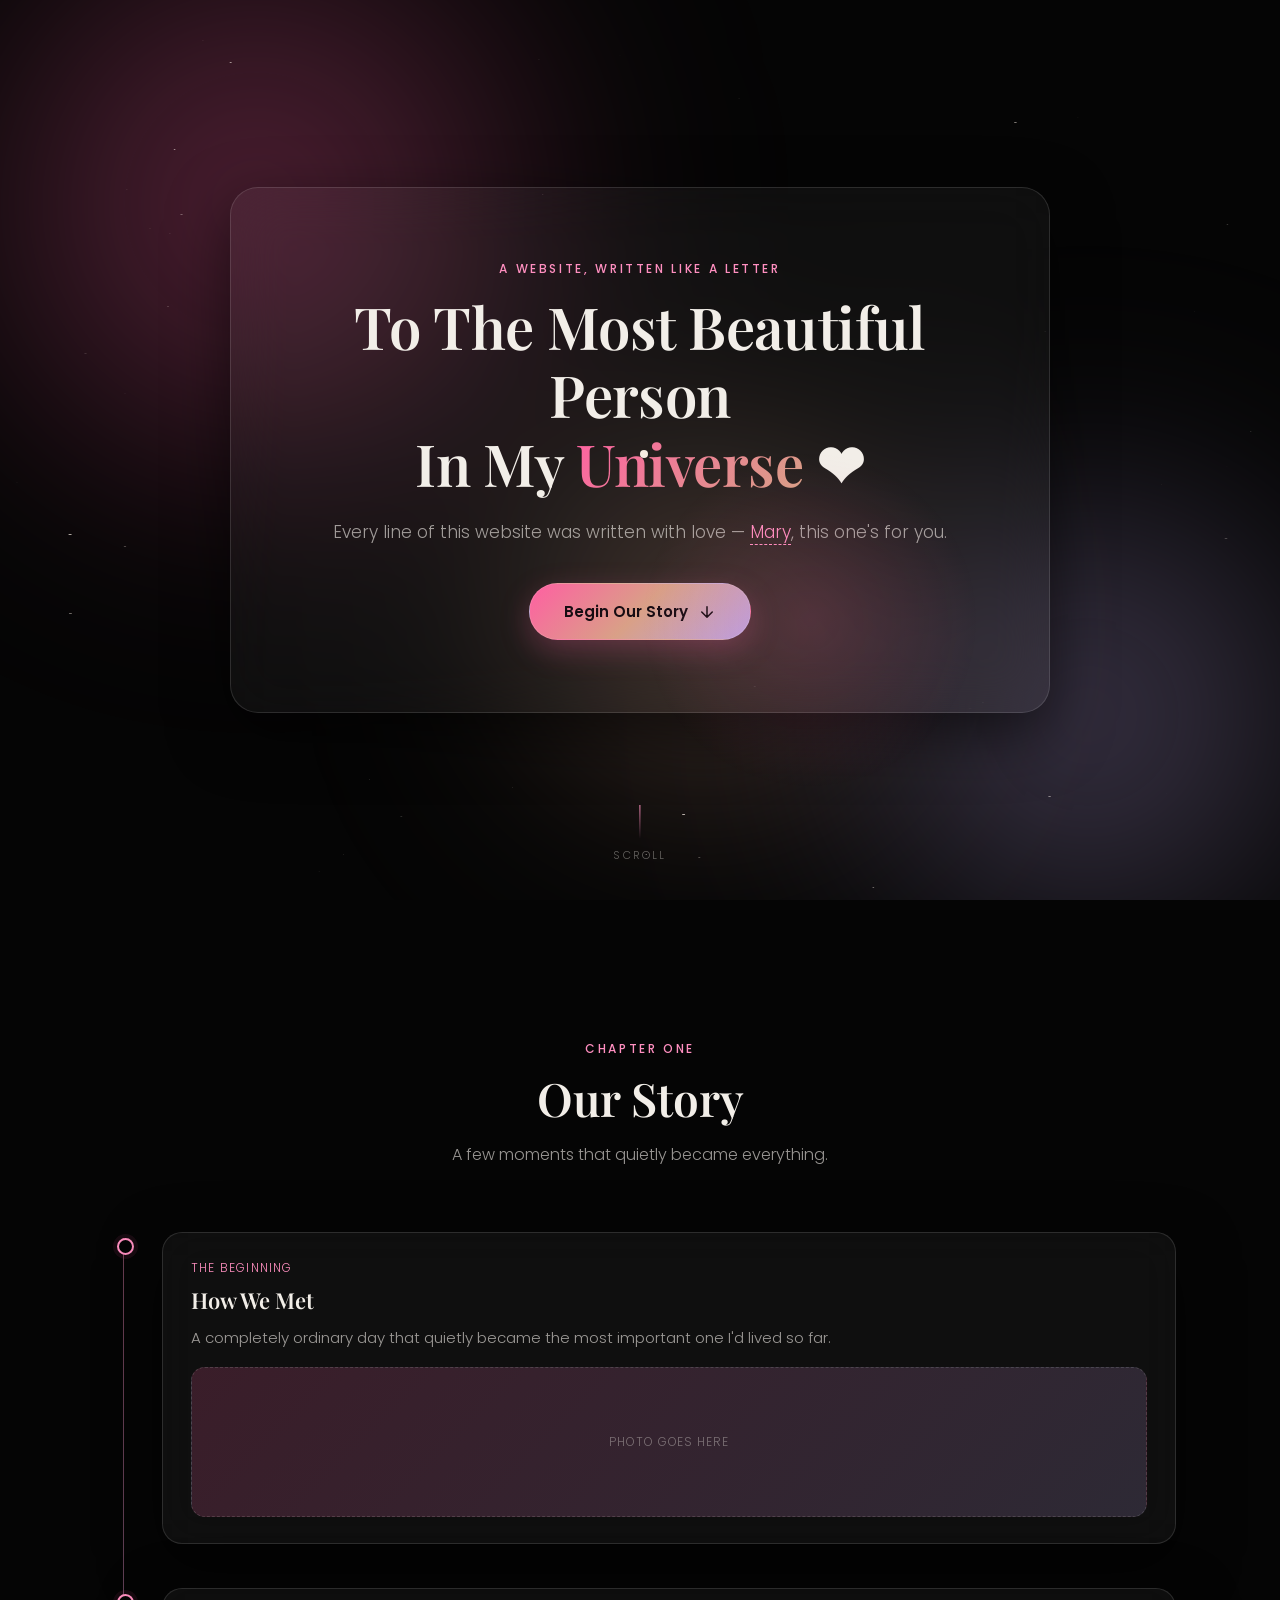
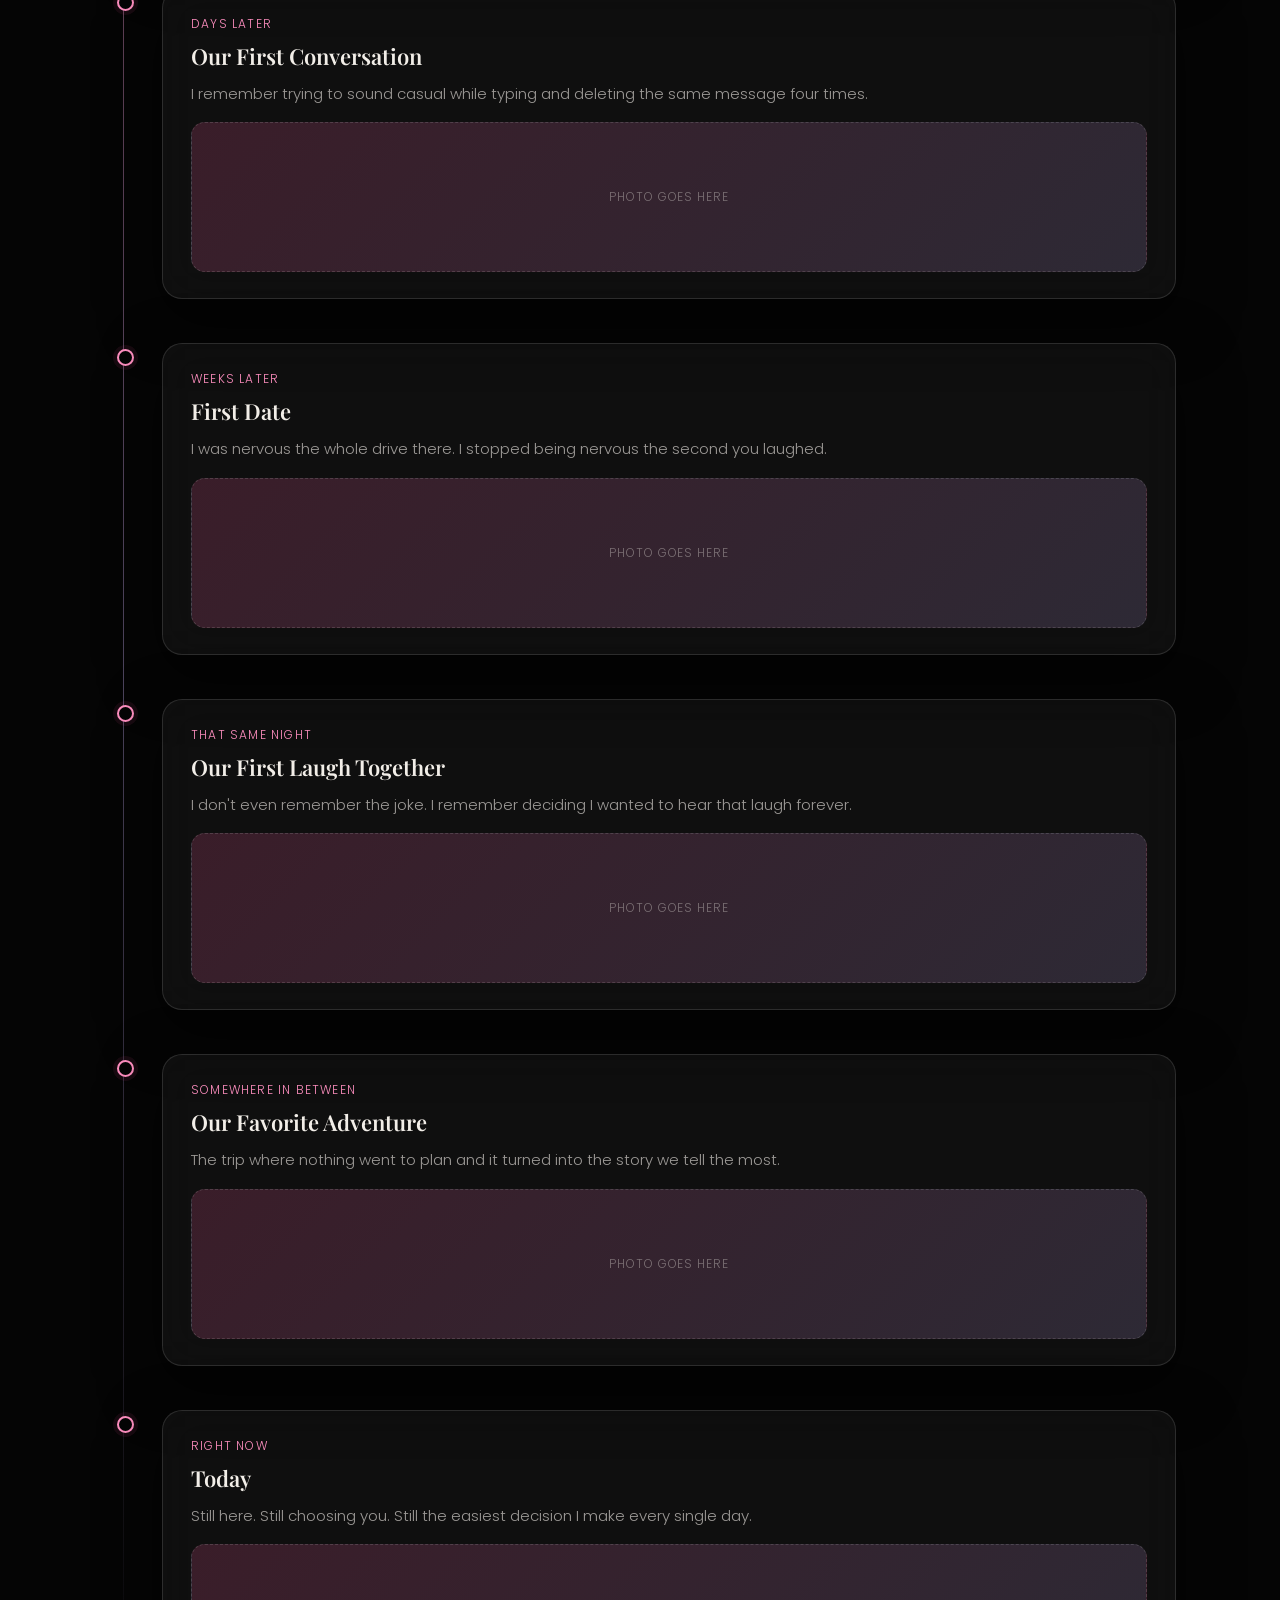
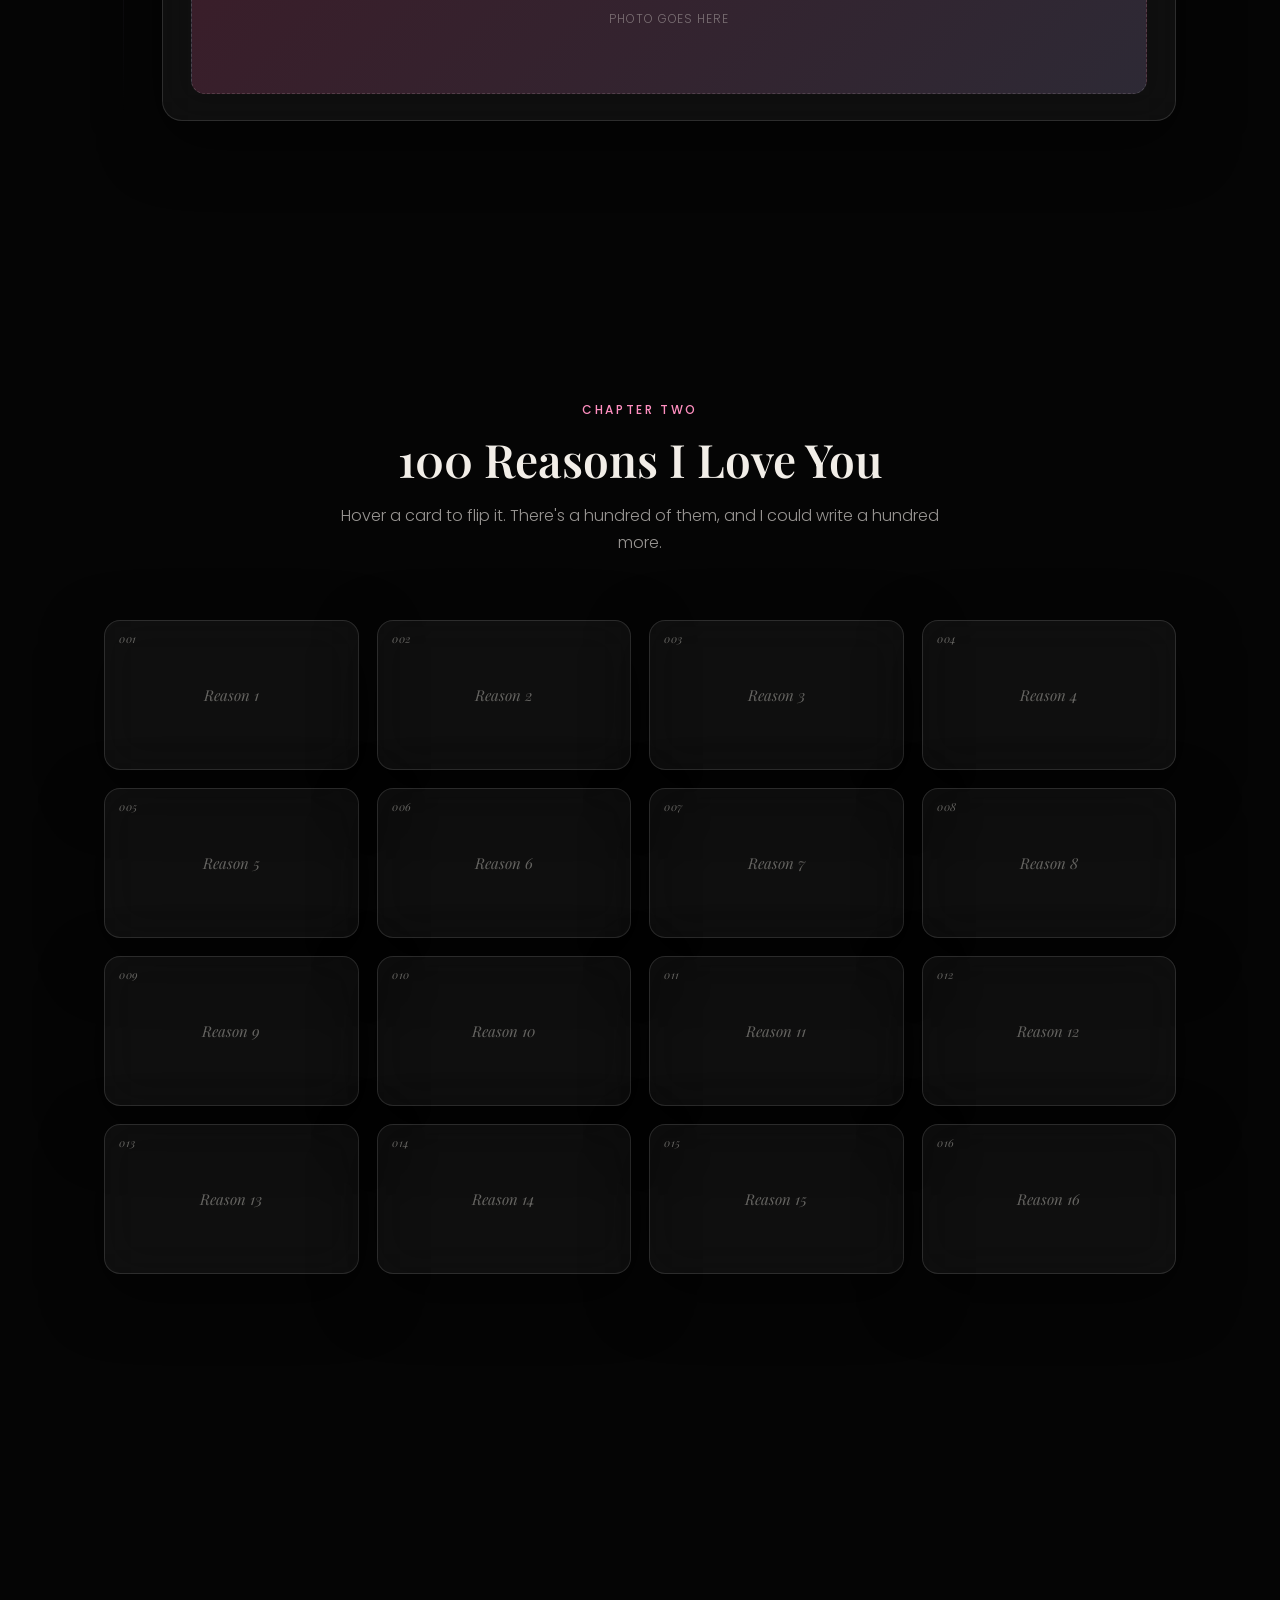
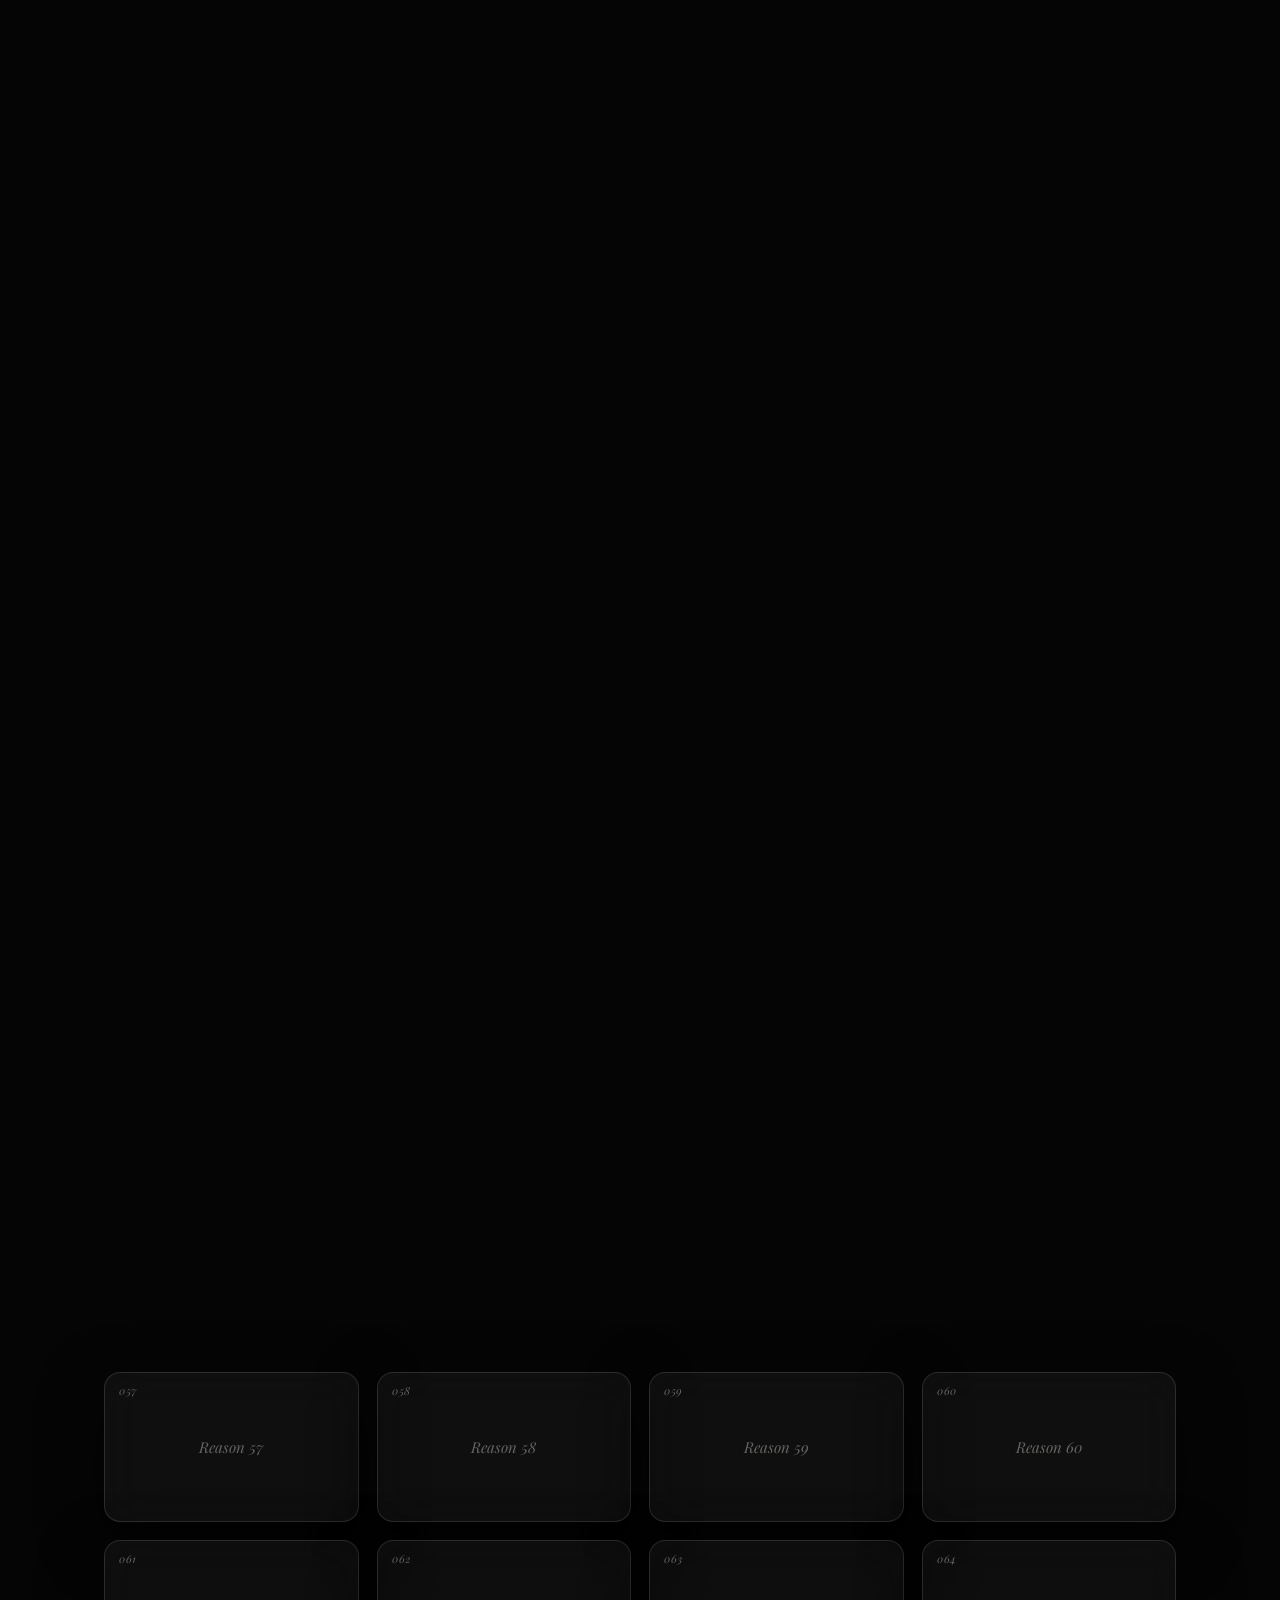
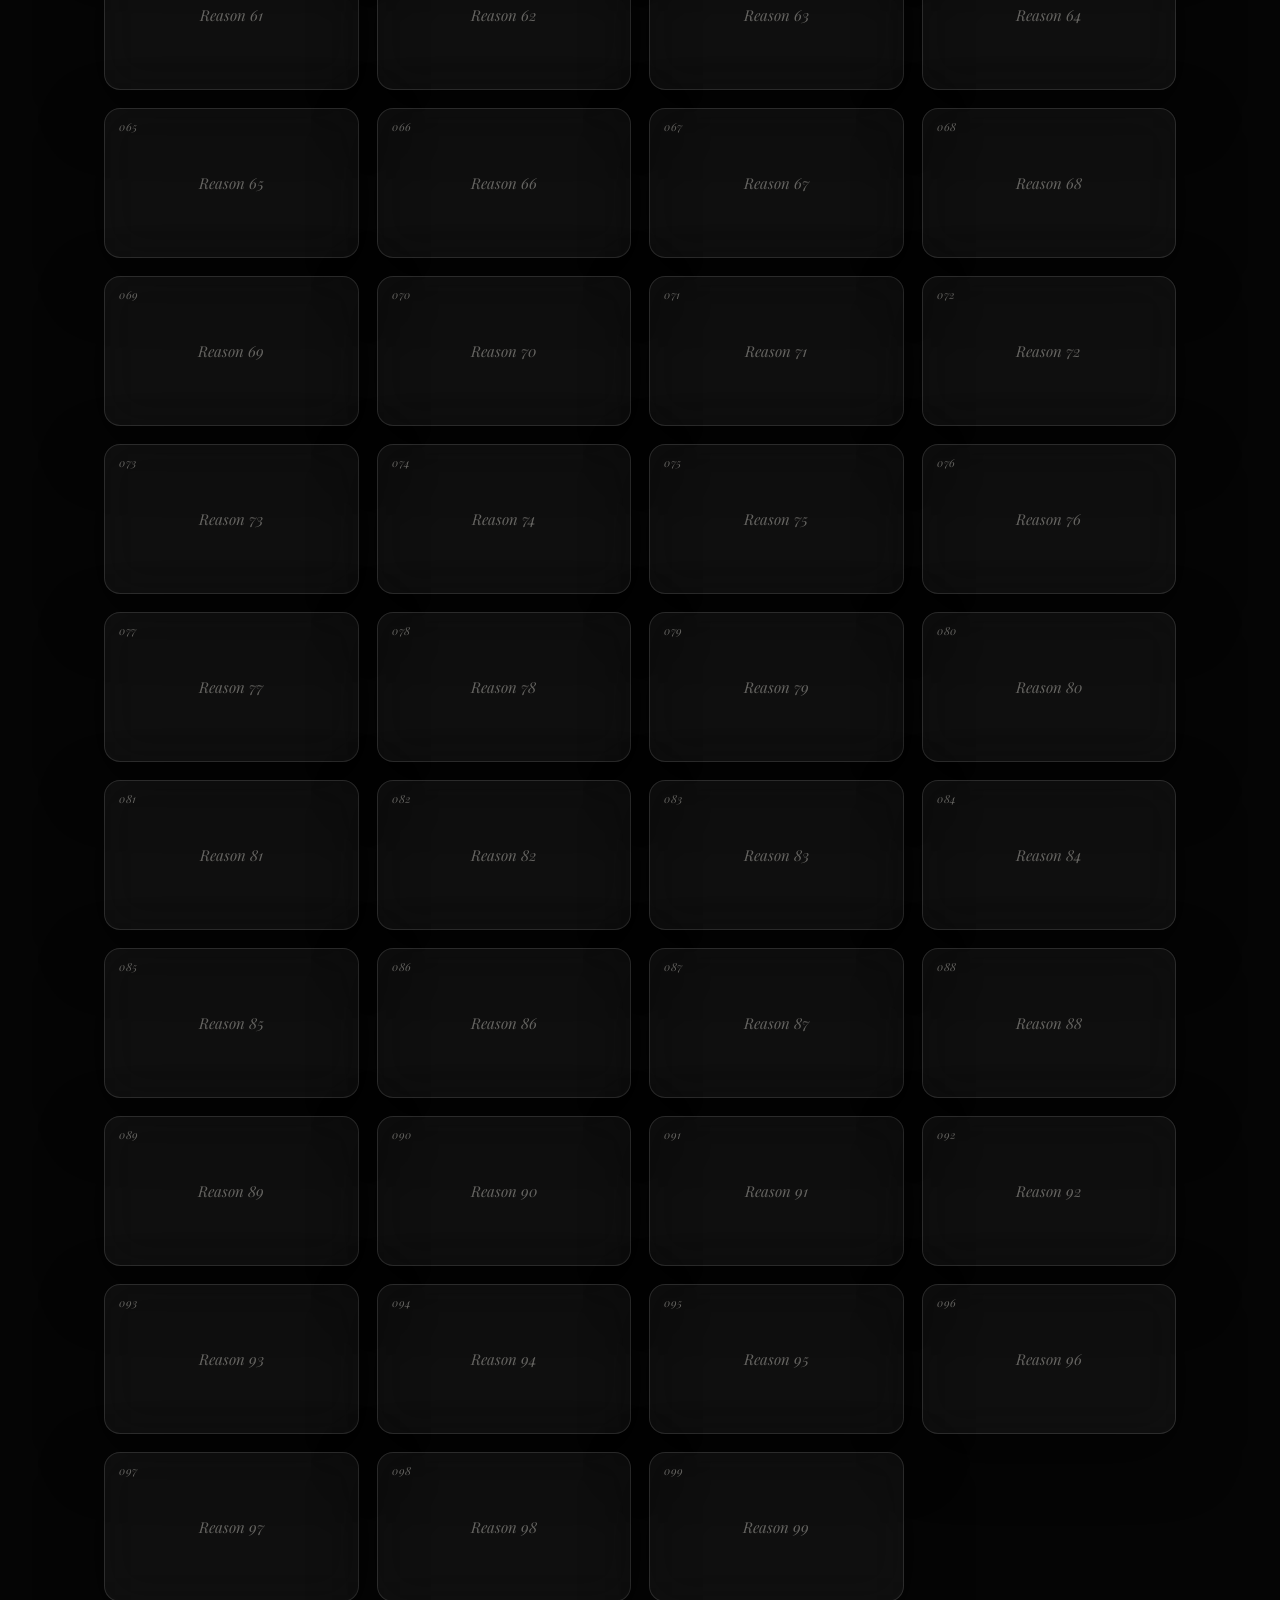
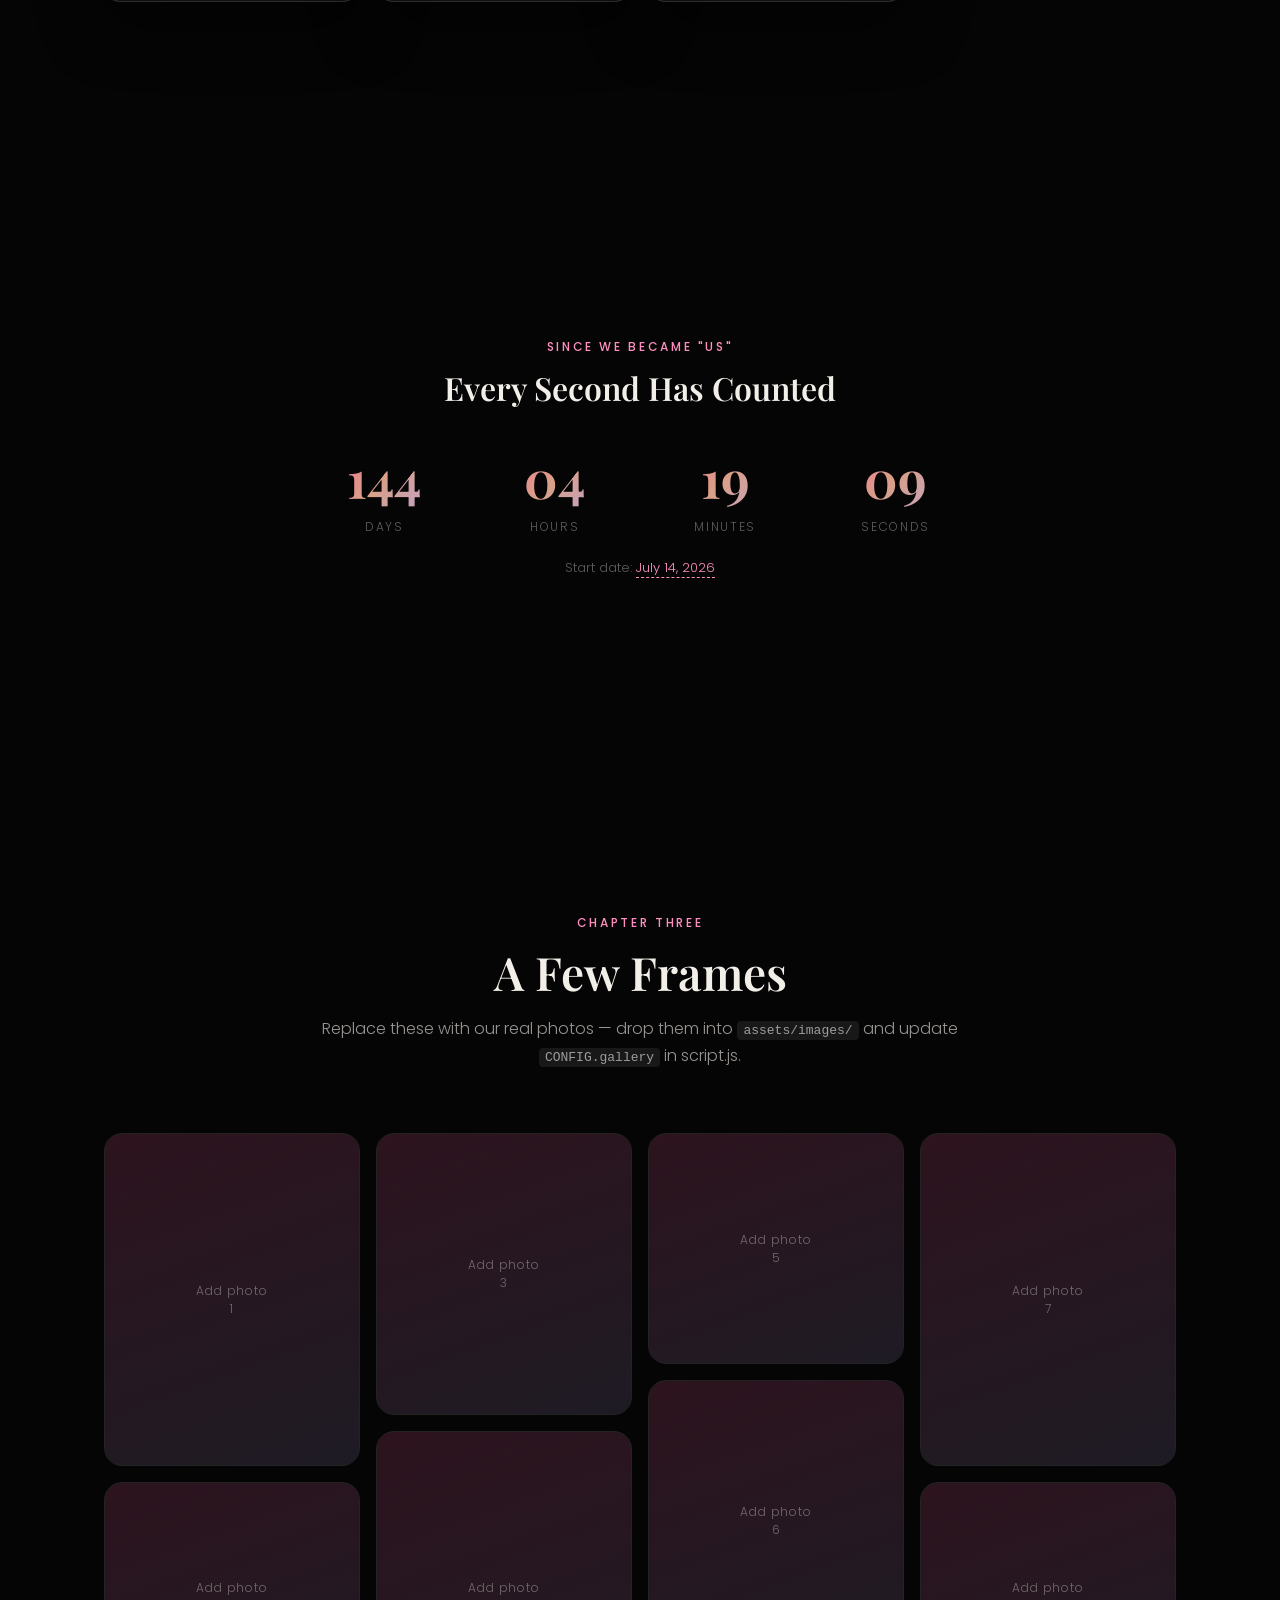
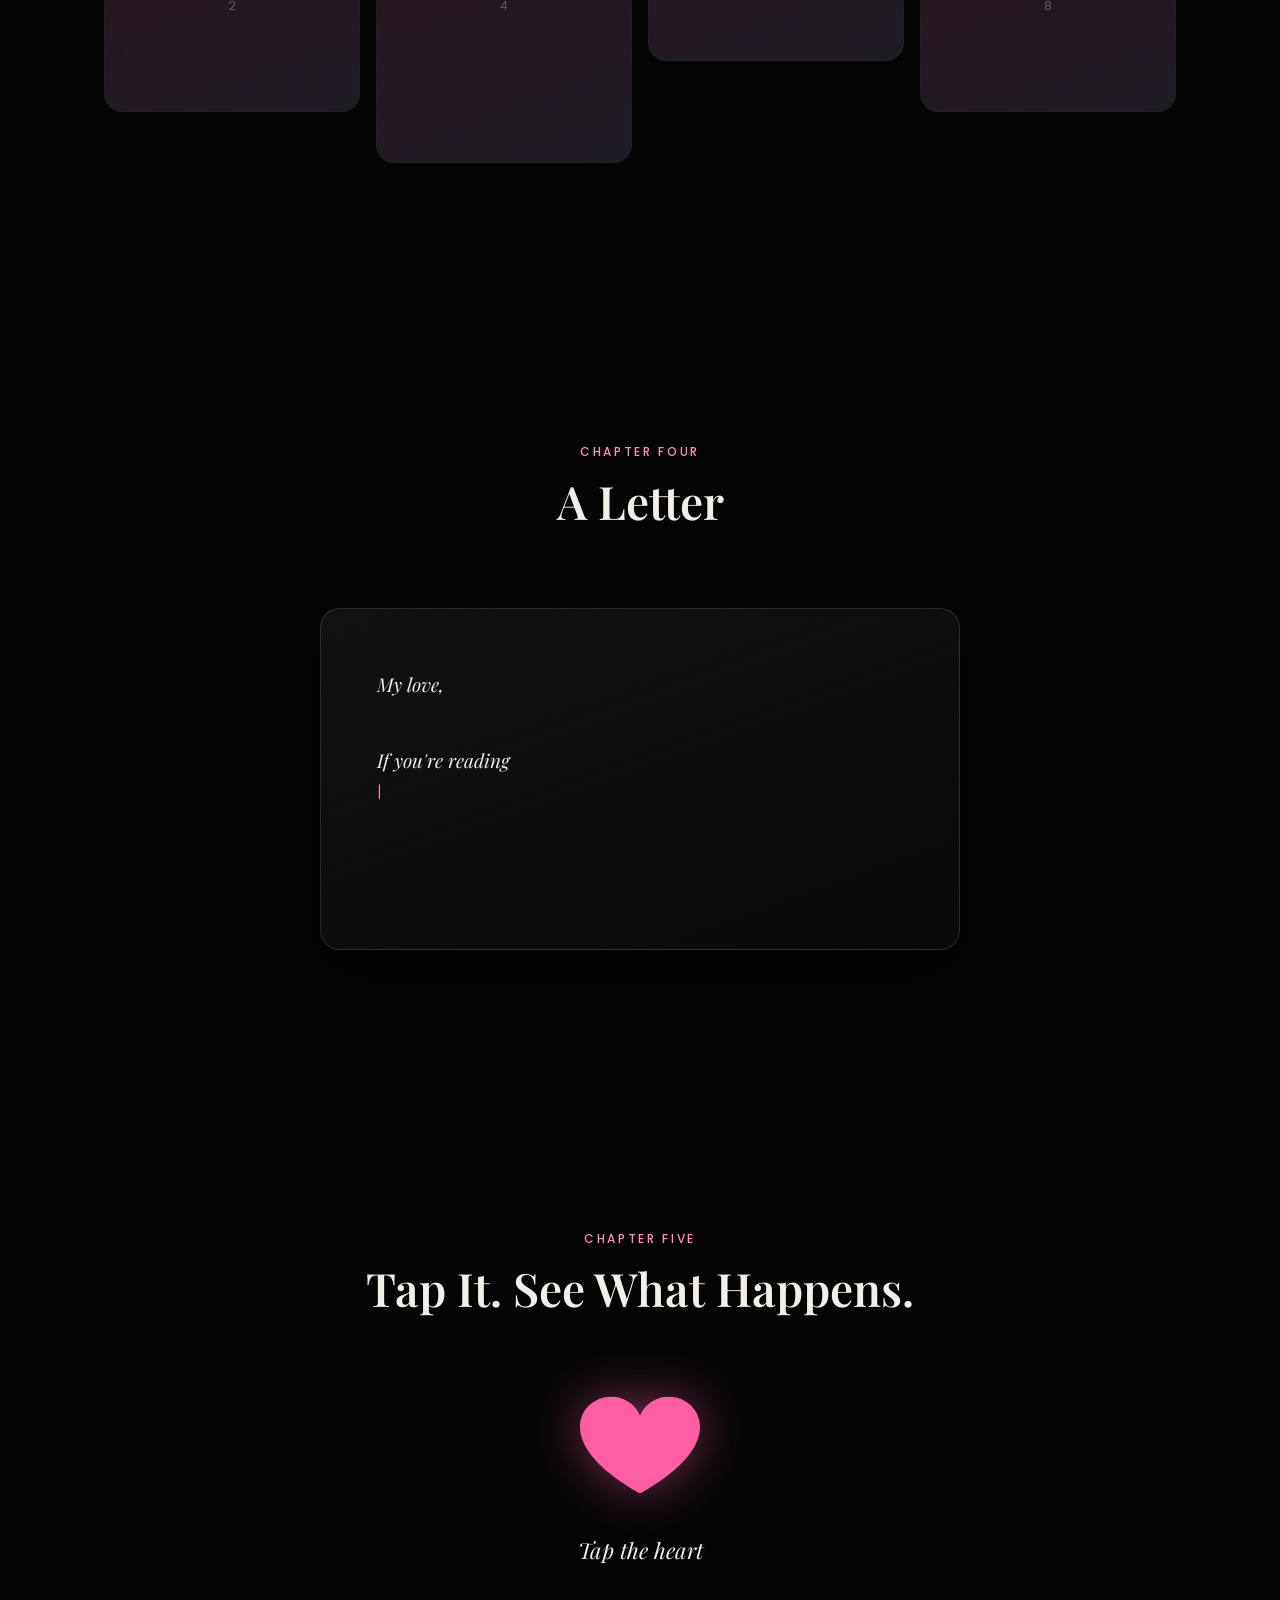
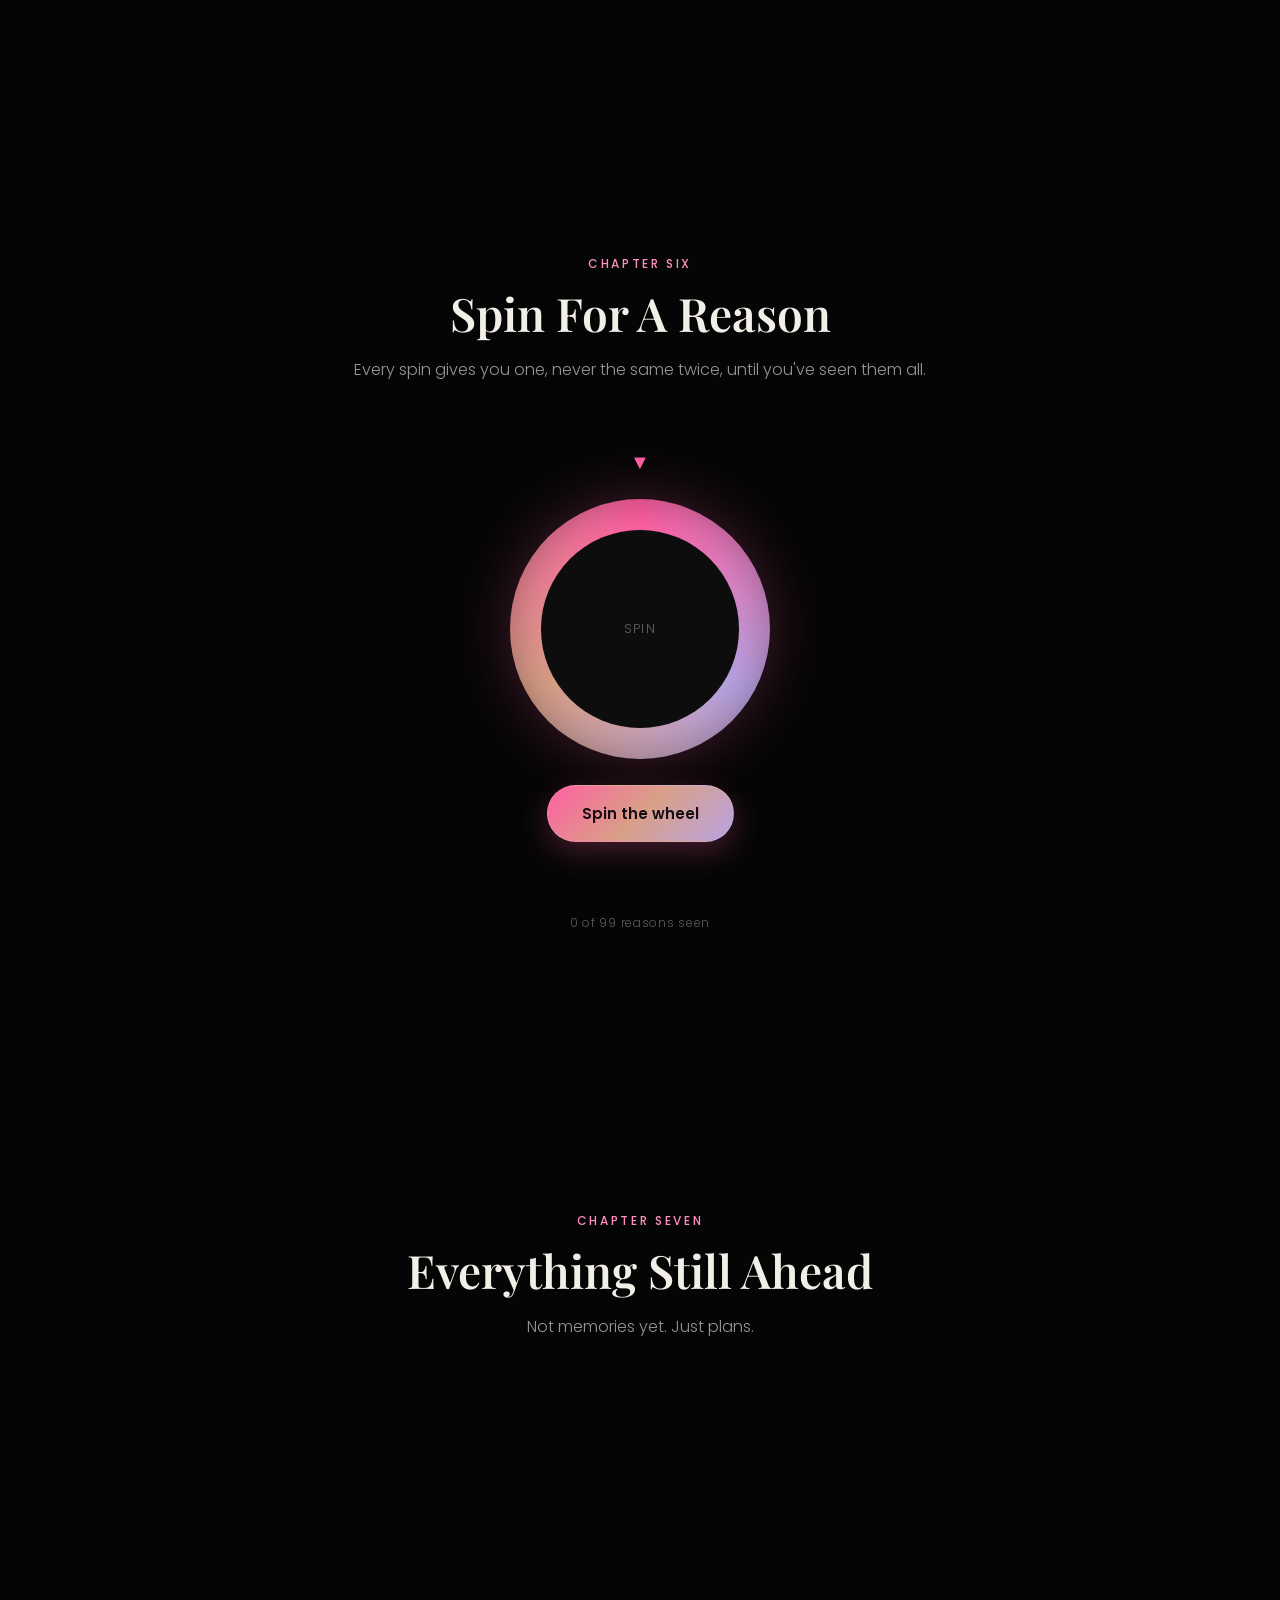
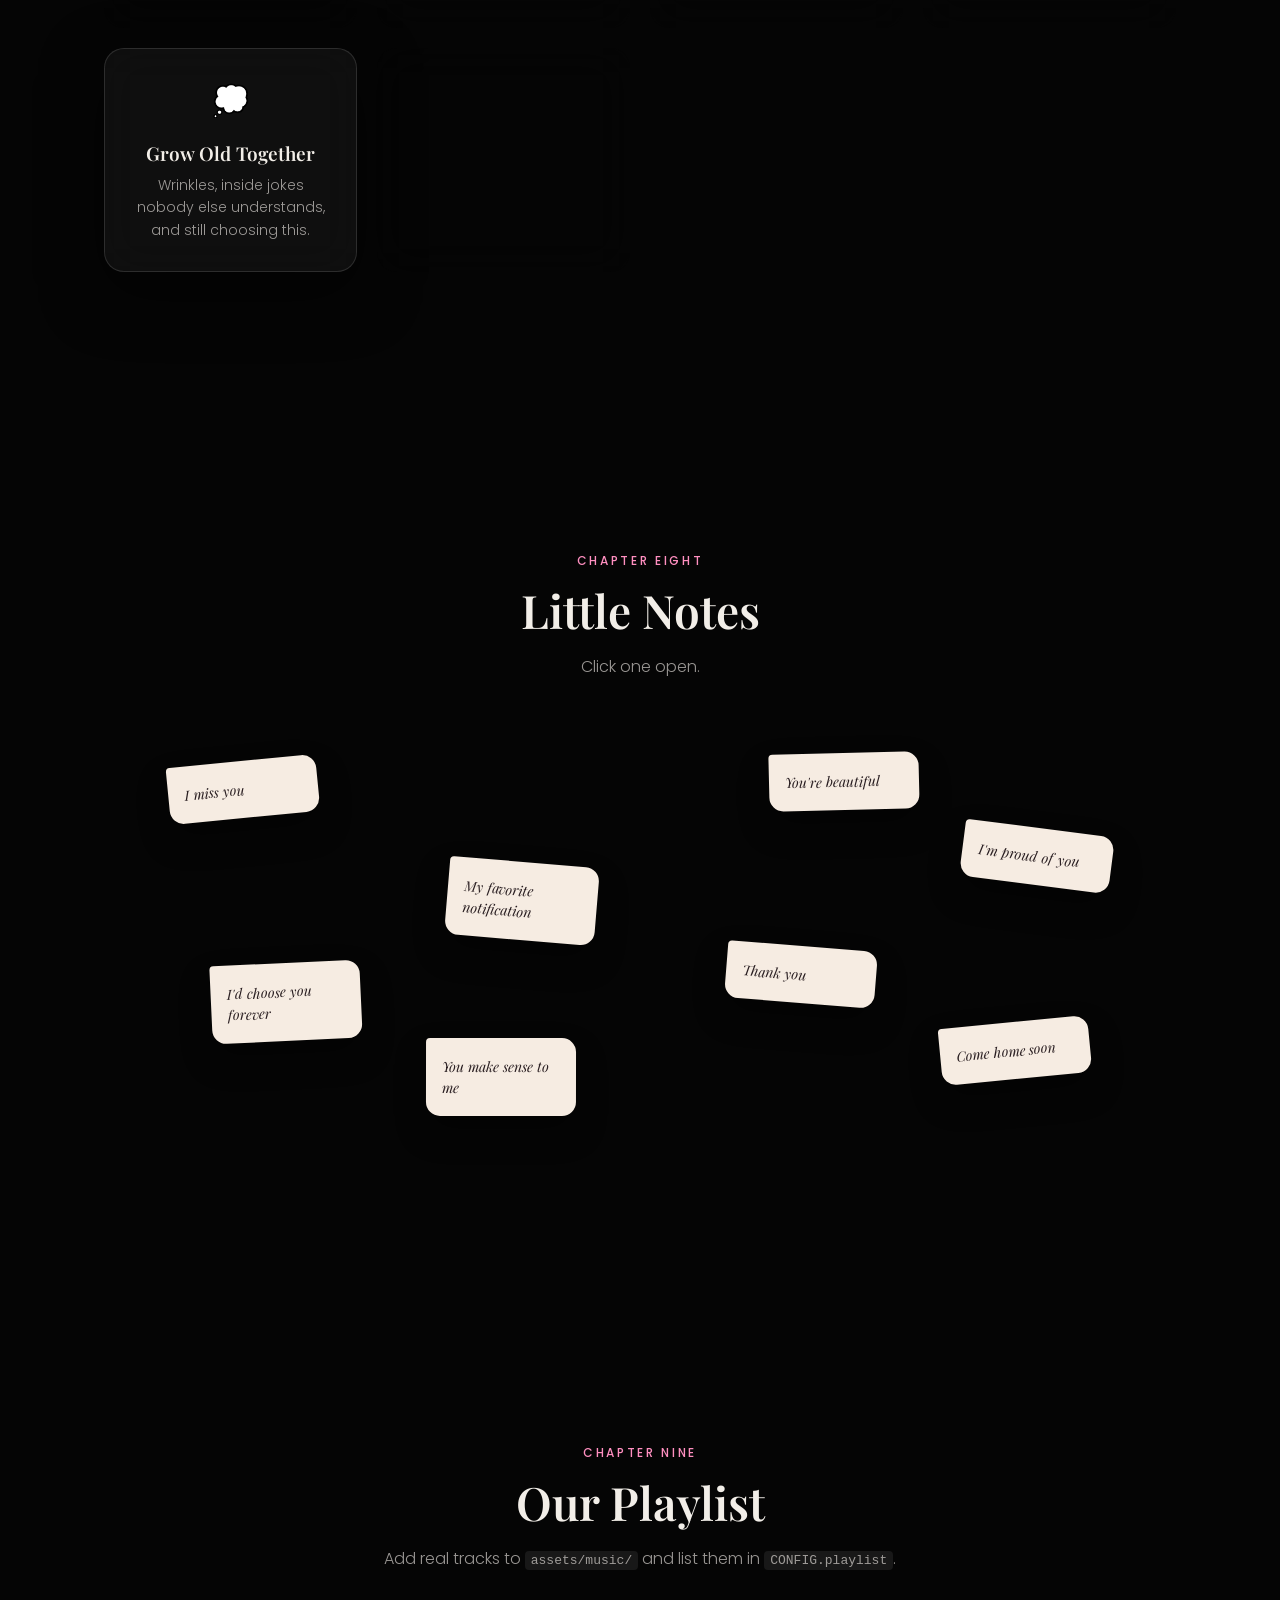
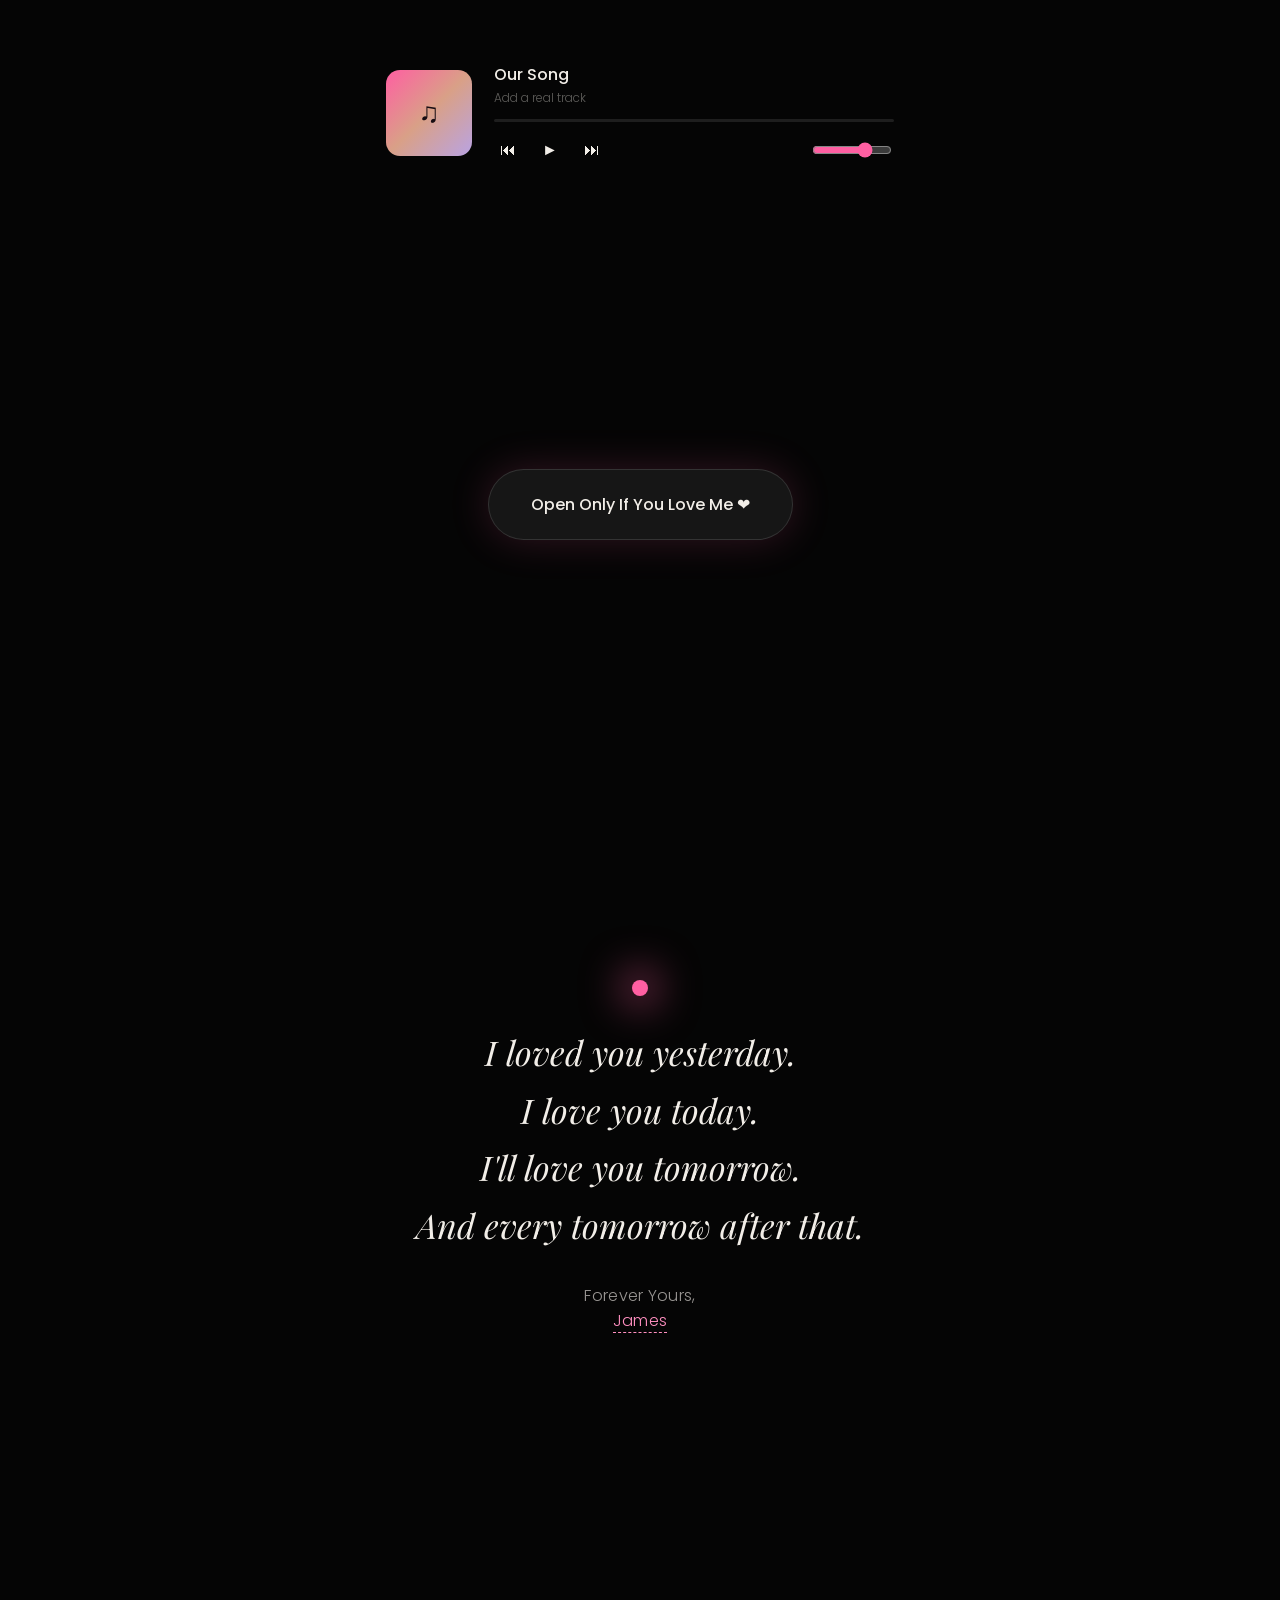
<file: index.html>
<!DOCTYPE html>
<html lang="en">
<head>
<meta charset="UTF-8" />
<meta name="viewport" content="width=device-width, initial-scale=1.0, viewport-fit=cover" />
<title>To The Most Beautiful Person In My Universe</title>
<meta name="description" content="A love letter, built as a website. Every line written with love." />
<meta name="theme-color" content="#050505" />

<!-- Open Graph -->
<meta property="og:title" content="To The Most Beautiful Person In My Universe" />
<meta property="og:description" content="A digital love letter, made just for you." />
<meta property="og:type" content="website" />

<!-- Favicon (animated heart, inline SVG data URI so no extra file is needed) -->
<link rel="icon" href="data:image/svg+xml,%3Csvg xmlns='http://www.w3.org/2000/svg' viewBox='0 0 32 32'%3E%3Ctext y='24' font-size='26'%3E%E2%9D%A4%EF%B8%8F%3C/text%3E%3C/svg%3E" />

<!-- Fonts -->
<link rel="preconnect" href="https://fonts.googleapis.com">
<link rel="preconnect" href="https://fonts.gstatic.com" crossorigin>
<link href="https://fonts.googleapis.com/css2?family=Playfair+Display:ital,wght@0,400;0,500;0,600;0,700;0,800;1,500&family=Poppins:wght@200;300;400;500;600;700&display=swap" rel="stylesheet">

<link rel="stylesheet" href="style.css">
</head>
<body>

<!-- ============================================================
     CUSTOM CURSOR
============================================================ -->
<div class="cursor-glow" id="cursorGlow" aria-hidden="true"></div>
<div class="cursor-dot" id="cursorDot" aria-hidden="true"></div>

<!-- ============================================================
     SCROLL PROGRESS BAR
============================================================ -->
<div class="scroll-progress" id="scrollProgress" aria-hidden="true"></div>

<!-- ============================================================
     LOADING SCREEN
============================================================ -->
<div class="loader" id="loader" role="status" aria-live="polite">
  <div class="loader-hearts" id="loaderHearts" aria-hidden="true"></div>
  <div class="loader-content">
    <div class="loader-mark">&#10084;</div>
    <p class="loader-text" id="loaderText">Loading memories&hellip;</p>
    <div class="loader-bar">
      <div class="loader-bar-fill" id="loaderBarFill"></div>
    </div>
  </div>
</div>

<!-- ============================================================
     AMBIENT BACKGROUND (stars + aurora, sits behind everything)
============================================================ -->
<div class="ambient" aria-hidden="true">
  <canvas id="starCanvas"></canvas>
  <div class="aurora aurora-1"></div>
  <div class="aurora aurora-2"></div>
  <div class="aurora aurora-3"></div>
</div>

<!-- Floating hearts layer (populated by JS, used across the page) -->
<div class="floating-hearts" id="floatingHearts" aria-hidden="true"></div>

<!-- ============================================================
     FLOATING NAV DOT INDICATOR
============================================================ -->
<nav class="section-nav" id="sectionNav" aria-label="Section navigation">
  <button class="back-to-top" id="backToTop" aria-label="Back to top">&#8593;</button>
</nav>

<main id="mainContent" class="main-hidden">

  <!-- ============================================================
       1. HERO SECTION
  ============================================================ -->
  <section class="hero" id="hero" data-section="hero">
    <div class="hero-glass reveal">
      <p class="eyebrow">A website, written like a letter</p>
      <h1 class="hero-title">
        To The Most Beautiful Person<br>In My <span class="text-shimmer">Universe</span> &#10084;
      </h1>
      <p class="hero-sub">Every line of this website was written with love — <span class="edit-me" data-edit="her-name">[Her Name]</span>, this one's for you.</p>
      <button class="btn-magnetic" id="beginBtn">
        <span>Begin Our Story</span>
        <svg width="18" height="18" viewBox="0 0 24 24" fill="none"><path d="M12 5v14M5 12l7 7 7-7" stroke="currentColor" stroke-width="2" stroke-linecap="round" stroke-linejoin="round"/></svg>
      </button>
    </div>
    <div class="scroll-hint" aria-hidden="true">
      <span></span>
      <p>scroll</p>
    </div>
  </section>

  <!-- ============================================================
       2. OUR STORY TIMELINE
  ============================================================ -->
  <section class="section timeline-section" id="story" data-section="story">
    <div class="section-head reveal">
      <p class="eyebrow">Chapter One</p>
      <h2 class="section-title">Our Story</h2>
      <p class="section-sub">A few moments that quietly became everything.</p>
    </div>

    <div class="timeline" id="timeline">
      <!-- Timeline items injected by JS from CONFIG.timeline, structure shown for reference -->
    </div>
  </section>

  <!-- ============================================================
       3. REASONS I LOVE YOU (100 flip cards)
  ============================================================ -->
  <section class="section reasons-section" id="reasons" data-section="reasons">
    <div class="section-head reveal">
      <p class="eyebrow">Chapter Two</p>
      <h2 class="section-title">100 Reasons I Love You</h2>
      <p class="section-sub">Hover a card to flip it. There's a hundred of them, and I could write a hundred more.</p>
    </div>
    <div class="reasons-grid" id="reasonsGrid"></div>
  </section>

  <!-- ============================================================
       4. LOVE COUNTER
  ============================================================ -->
  <section class="section counter-section" id="counter" data-section="counter">
    <div class="counter-glass reveal">
      <p class="eyebrow">Since we became "us"</p>
      <h2 class="section-title small">Every Second Has Counted</h2>
      <div class="counter-grid">
        <div class="counter-unit"><span class="counter-num" id="countDays">0</span><span class="counter-label">Days</span></div>
        <div class="counter-unit"><span class="counter-num" id="countHours">0</span><span class="counter-label">Hours</span></div>
        <div class="counter-unit"><span class="counter-num" id="countMinutes">0</span><span class="counter-label">Minutes</span></div>
        <div class="counter-unit"><span class="counter-num" id="countSeconds">0</span><span class="counter-label">Seconds</span></div>
      </div>
      <p class="counter-note">Start date: <span class="edit-me" id="counterStartLabel" data-edit="start-date">[Edit in script.js → CONFIG.startDate]</span></p>
    </div>
  </section>

  <!-- ============================================================
       5. MEMORY GALLERY
  ============================================================ -->
  <section class="section gallery-section" id="gallery" data-section="gallery">
    <div class="section-head reveal">
      <p class="eyebrow">Chapter Three</p>
      <h2 class="section-title">A Few Frames</h2>
      <p class="section-sub">Replace these with our real photos — drop them into <code>assets/images/</code> and update <code>CONFIG.gallery</code> in script.js.</p>
    </div>
    <div class="gallery-grid" id="galleryGrid"></div>
  </section>

  <!-- Lightbox -->
  <div class="lightbox" id="lightbox" aria-hidden="true">
    <button class="lightbox-close" id="lightboxClose" aria-label="Close image">&times;</button>
    <div class="lightbox-inner" id="lightboxInner"></div>
  </div>

  <!-- ============================================================
       6. LOVE LETTER
  ============================================================ -->
  <section class="section letter-section" id="letter" data-section="letter">
    <div class="section-head reveal">
      <p class="eyebrow">Chapter Four</p>
      <h2 class="section-title">A Letter</h2>
    </div>
    <div class="paper reveal">
      <div class="paper-inner">
        <p id="letterText" class="letter-text"></p><span class="letter-cursor" id="letterCursor">|</span>
      </div>
    </div>
  </section>

  <!-- ============================================================
       7. INTERACTIVE HEART
  ============================================================ -->
  <section class="section heart-section" id="heartSection" data-section="heart">
    <div class="section-head reveal">
      <p class="eyebrow">Chapter Five</p>
      <h2 class="section-title">Tap It. See What Happens.</h2>
    </div>
    <button class="big-heart" id="bigHeart" aria-label="Tap the heart">
      <svg viewBox="0 0 32 29" width="120" height="110" aria-hidden="true">
        <path d="M23.6 0c-3.4 0-6.3 2-7.6 5-1.3-3-4.2-5-7.6-5C3.6 0 0 3.6 0 8.1c0 8.5 12.4 15.7 15.4 17.4a1 1 0 0 0 1.2 0C19.6 23.8 32 16.6 32 8.1 32 3.6 28.4 0 23.6 0z" fill="currentColor"/>
      </svg>
    </button>
    <p class="heart-caption" id="heartCaption">Tap the heart</p>
    <p class="heart-counter" id="heartCounter"></p>
  </section>

  <!-- ============================================================
       8. REASONS WHEEL
  ============================================================ -->
  <section class="section wheel-section" id="wheelSection" data-section="wheel">
    <div class="section-head reveal">
      <p class="eyebrow">Chapter Six</p>
      <h2 class="section-title">Spin For A Reason</h2>
      <p class="section-sub">Every spin gives you one, never the same twice, until you've seen them all.</p>
    </div>
    <div class="wheel-wrap reveal">
      <div class="wheel-pointer" aria-hidden="true">&#9660;</div>
      <div class="wheel" id="wheel">
        <div class="wheel-face"><span>Spin</span></div>
      </div>
      <button class="btn-magnetic wheel-btn" id="spinBtn">Spin the wheel</button>
      <p class="wheel-result" id="wheelResult"></p>
      <p class="wheel-progress" id="wheelProgress"></p>
    </div>
  </section>

  <!-- ============================================================
       9. FUTURE DREAMS
  ============================================================ -->
  <section class="section dreams-section" id="dreams" data-section="dreams">
    <div class="section-head reveal">
      <p class="eyebrow">Chapter Seven</p>
      <h2 class="section-title">Everything Still Ahead</h2>
      <p class="section-sub">Not memories yet. Just plans.</p>
    </div>
    <div class="dreams-grid" id="dreamsGrid"></div>
  </section>

  <!-- ============================================================
       10. FLOATING LOVE NOTES
  ============================================================ -->
  <section class="section notes-section" id="notesSection" data-section="notes">
    <div class="section-head reveal">
      <p class="eyebrow">Chapter Eight</p>
      <h2 class="section-title">Little Notes</h2>
      <p class="section-sub">Click one open.</p>
    </div>
    <div class="notes-field" id="notesField"></div>
  </section>

  <!-- ============================================================
       11. PLAYLIST
  ============================================================ -->
  <section class="section player-section" id="playerSection" data-section="player">
    <div class="section-head reveal">
      <p class="eyebrow">Chapter Nine</p>
      <h2 class="section-title">Our Playlist</h2>
      <p class="section-sub">Add real tracks to <code>assets/music/</code> and list them in <code>CONFIG.playlist</code>.</p>
    </div>
    <div class="player-glass reveal">
      <div class="player-art" id="playerArt">&#9835;</div>
      <div class="player-body">
        <p class="player-track" id="playerTrackName">No track loaded</p>
        <p class="player-artist" id="playerArtistName">Add songs in script.js</p>
        <div class="player-progress" id="playerProgress">
          <div class="player-progress-fill" id="playerProgressFill"></div>
        </div>
        <div class="player-controls">
          <button id="playerPrev" aria-label="Previous track">&#9198;</button>
          <button id="playerPlay" aria-label="Play or pause">&#9658;</button>
          <button id="playerNext" aria-label="Next track">&#9197;</button>
          <input type="range" id="playerVolume" min="0" max="100" value="70" aria-label="Volume">
        </div>
      </div>
    </div>
    <audio id="audioEl" preload="none"></audio>
  </section>

  <!-- ============================================================
       12. SURPRISE BUTTON
  ============================================================ -->
  <section class="section surprise-section" id="surpriseSection" data-section="surprise">
    <div class="reveal">
      <button class="surprise-btn" id="surpriseBtn">Open Only If You Love Me &#10084;</button>
    </div>
    <div class="surprise-message" id="surpriseMessage"></div>
  </section>

  <!-- ============================================================
       FINAL SCENE
  ============================================================ -->
  <section class="section final-section" id="finalSection" data-section="final">
    <div class="final-heart" aria-hidden="true"></div>
    <p class="final-lines reveal">
      I loved you yesterday.<br>
      I love you today.<br>
      I'll love you tomorrow.<br>
      And every tomorrow after that.
    </p>
    <p class="final-signoff reveal">Forever Yours,<br><span class="edit-me" data-edit="your-name">[Your Name]</span></p>
  </section>

</main>

<canvas id="confettiCanvas" aria-hidden="true"></canvas>

<div class="konami-toast" id="konamiToast"></div>

<script src="script.js"></script>
</body>
</html>
</file>
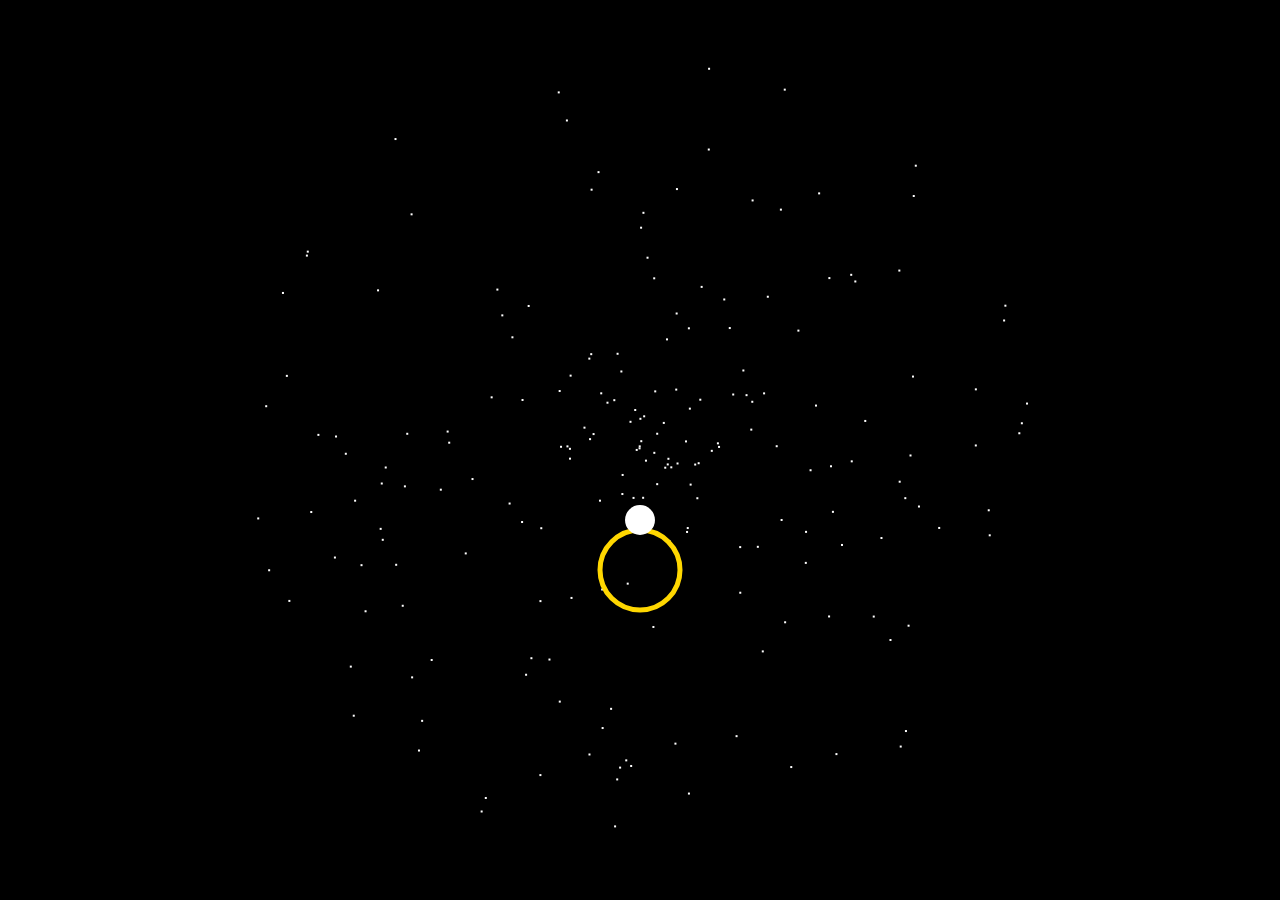
<file: crazygithub/index.html>
<!DOCTYPE html>
<html>
<head>
<meta charset="UTF-8">
<title>For Mars ❤️</title>
<meta name="viewport" content="width=device-width, initial-scale=1.0">

<style>
body {
  margin: 0;
  overflow: hidden;
  background: black;
  font-family: Arial, sans-serif;
  color: white;
}

canvas {
  position: absolute;
  top: 0;
  left: 0;
}

#intro {
  position: absolute;
  width: 100%;
  top: 40%;
  text-align: center;
  font-size: 4rem;
  color: red;
  letter-spacing: 10px;
  opacity: 0;
  animation: netflix 3s forwards;
  z-index: 20;
}

@keyframes netflix {
  0% { opacity: 0; transform: scale(0.8); }
  50% { opacity: 1; }
  100% { opacity: 0; transform: scale(1.2); }
}

#content {
  position: absolute;
  width: 100%;
  top: 50%;
  transform: translateY(-50%);
  text-align: center;
  z-index: 10;
}

.line {
  font-size: 2rem;
  opacity: 0;
  transition: opacity 2s ease;
}

#finalName {
  font-size: 4rem;
  color: gold;
  text-shadow: 0 0 20px gold, 0 0 40px gold;
  animation: pulse 2s infinite;
}

@keyframes pulse {
  0% { transform: scale(1); }
  50% { transform: scale(1.1); }
  100% { transform: scale(1); }
}
</style>
</head>
<body>

<div id="intro">MARS</div>

<canvas id="canvas"></canvas>

<div id="content"></div>

<script>
const canvas = document.getElementById("canvas");
const ctx = canvas.getContext("2d");
canvas.width = window.innerWidth;
canvas.height = window.innerHeight;

let angle = 0;
let particles = [];
let fireworks = [];

function drawGalaxy() {
  for (let i = 0; i < 200; i++) {
    let radius = Math.random() * 400;
    let theta = Math.random() * 2 * Math.PI;
    let x = canvas.width/2 + radius * Math.cos(theta + angle);
    let y = canvas.height/2 + radius * Math.sin(theta + angle);
    ctx.fillStyle = "white";
    ctx.fillRect(x, y, 2, 2);
  }
  angle += 0.0008;
}

function createLoveParticle() {
  if (Math.random() < 0.05) {
    particles.push({
      x: Math.random() * canvas.width,
      y: canvas.height,
      speed: Math.random() * 2 + 1
    });
  }
}

function drawLoveParticles() {
  particles.forEach((p, i) => {
    p.y -= p.speed;
    ctx.fillStyle = "rgba(255,105,180,0.8)";
    ctx.font = "16px Arial";
    ctx.fillText("I love you Mars ❤️", p.x, p.y);
    if (p.y < 0) particles.splice(i, 1);
  });
}

function createHeartFirework() {
  let centerX = canvas.width/2;
  let centerY = canvas.height/2;
  for (let i = 0; i < 360; i++) {
    let t = i * Math.PI/180;
    let x = 16 * Math.pow(Math.sin(t),3);
    let y = -(13*Math.cos(t) - 5*Math.cos(2*t)
             - 2*Math.cos(3*t) - Math.cos(4*t));
    fireworks.push({
      x: centerX + x*15,
      y: centerY + y*15,
      alpha: 1
    });
  }
}

function drawFireworks() {
  fireworks.forEach(f => {
    ctx.fillStyle = "rgba(255,20,147,"+f.alpha+")";
    ctx.beginPath();
    ctx.arc(f.x, f.y, 3, 0, Math.PI*2);
    ctx.fill();
  });
}

function drawRing() {
  let x = canvas.width/2;
  let y = canvas.height/2 + 120;
  ctx.strokeStyle = "gold";
  ctx.lineWidth = 5;
  ctx.beginPath();
  ctx.arc(x, y, 40, 0, Math.PI*2);
  ctx.stroke();

  // Diamond sparkle
  ctx.fillStyle = "white";
  ctx.beginPath();
  ctx.arc(x, y-50, 12 + Math.sin(Date.now()*0.005)*3, 0, Math.PI*2);
  ctx.fill();
}

function animate() {
  ctx.clearRect(0,0,canvas.width,canvas.height);
  drawGalaxy();
  createLoveParticle();
  drawLoveParticles();
  drawFireworks();
  drawRing();
  requestAnimationFrame(animate);
}

setTimeout(() => {
  document.getElementById("intro").style.display = "none";
}, 3000);

const lines = [
  "Mars...",
  "You are my gravity.",
  "You are my calm in chaos.",
  "My favorite thought at midnight.",
  "When the universe spins...",
  "It always brings me back to you."
];

let content = document.getElementById("content");
let index = 0;

function showNext() {
  if (index < lines.length) {
    let div = document.createElement("div");
    div.className = "line";
    div.innerText = lines[index];
    content.innerHTML = "";
    content.appendChild(div);
    setTimeout(() => div.style.opacity = 1, 100);
    index++;
    setTimeout(showNext, 4000);
  } else {
    showFinal();
  }
}

function showFinal() {
  content.innerHTML = `
    <div id="finalName">MARS ❤️</div>
    <div style="font-size:1.8rem; margin-top:20px;">
      Be My Forever Valentine 💘
    </div>
  `;
  createHeartFirework();
}

setTimeout(showNext, 3500);

animate();
</script>

</body>
</html>
</file>
<file: style.css>
/* ==========================================================================
   DESIGN TOKENS
   ========================================================================== */
:root{
  --bg-0:#050505;
  --bg-1:#0d0d0d;
  --bg-2:#111111;

  --pink:#ff5fa2;
  --pink-soft:#ff8fc0;
  --rose-gold:#d9a087;
  --lavender:#b9a3e3;
  --warm-white:#f6ece2;

  --ink:#f2eee8;
  --ink-dim:rgba(242,238,232,.62);
  --ink-faint:rgba(242,238,232,.38);

  --glass-bg:rgba(255,255,255,.045);
  --glass-bg-strong:rgba(255,255,255,.07);
  --glass-border:rgba(255,255,255,.12);
  --glass-shadow:0 20px 60px rgba(0,0,0,.55);

  --grad-primary:linear-gradient(135deg,var(--pink) 0%,var(--rose-gold) 50%,var(--lavender) 100%);

  --font-display:'Playfair Display', serif;
  --font-body:'Poppins', sans-serif;

  --ease:cubic-bezier(.22,1,.36,1);
  --ease-soft:cubic-bezier(.16,.84,.44,1);

  --container:1120px;
}

/* ==========================================================================
   RESET
   ========================================================================== */
*,*::before,*::after{ box-sizing:border-box; }
html{ scroll-behavior:smooth; }
body{
  margin:0;
  background:var(--bg-0);
  color:var(--ink);
  font-family:var(--font-body);
  font-weight:300;
  overflow-x:hidden;
  cursor:none;
}
h1,h2,h3,h4{ font-family:var(--font-display); font-weight:600; margin:0; }
p{ margin:0; }
button{ font-family:inherit; cursor:none; }
img{ max-width:100%; display:block; }
::selection{ background:var(--pink); color:#111; }

@media (hover:none), (pointer:coarse){
  body, button{ cursor:auto; }
  .cursor-glow, .cursor-dot{ display:none; }
}

.edit-me{
  border-bottom:1px dashed var(--pink-soft);
  color:var(--pink-soft);
  cursor:help;
}

/* ==========================================================================
   CUSTOM CURSOR
   ========================================================================== */
.cursor-glow{
  position:fixed; top:0; left:0; width:340px; height:340px;
  border-radius:50%;
  background:radial-gradient(circle, rgba(255,95,162,.14), transparent 70%);
  pointer-events:none; z-index:9998;
  transform:translate(-50%,-50%);
  transition:opacity .3s var(--ease);
  will-change:transform;
}
.cursor-dot{
  position:fixed; top:0; left:0; width:8px; height:8px; border-radius:50%;
  background:var(--warm-white);
  pointer-events:none; z-index:9999;
  transform:translate(-50%,-50%);
  transition:width .2s var(--ease), height .2s var(--ease), background .2s var(--ease);
}
.cursor-dot.is-active{ width:34px; height:34px; background:transparent; border:1px solid var(--pink-soft); }

/* ==========================================================================
   SCROLL PROGRESS
   ========================================================================== */
.scroll-progress{
  position:fixed; top:0; left:0; height:3px; width:0%;
  background:var(--grad-primary);
  z-index:9997; transition:width .1s linear;
}

/* ==========================================================================
   LOADER
   ========================================================================== */
.loader{
  position:fixed; inset:0; z-index:10000;
  background:var(--bg-0);
  display:flex; align-items:center; justify-content:center;
  transition:opacity 1s var(--ease), visibility 1s var(--ease);
}
.loader.is-hidden{ opacity:0; visibility:hidden; pointer-events:none; }
.loader-hearts{ position:absolute; inset:0; overflow:hidden; }
.loader-hearts span{
  position:absolute; bottom:-10%; color:var(--pink-soft); opacity:.5;
  animation:loaderFloat linear infinite;
  font-size:14px;
}
@keyframes loaderFloat{
  to{ transform:translateY(-120vh) rotate(30deg); opacity:0; }
}
.loader-content{ text-align:center; position:relative; z-index:1; }
.loader-mark{
  font-size:42px; color:var(--pink);
  animation:heartbeat 1.6s ease-in-out infinite;
  margin-bottom:18px;
}
@keyframes heartbeat{
  0%,100%{ transform:scale(1); }
  15%{ transform:scale(1.18); }
  30%{ transform:scale(1); }
  45%{ transform:scale(1.12); }
}
.loader-text{
  font-size:14px; letter-spacing:.06em; color:var(--ink-dim);
  min-height:20px; margin-bottom:22px;
  transition:opacity .4s var(--ease);
}
.loader-bar{
  width:220px; height:2px; background:rgba(255,255,255,.1);
  border-radius:2px; overflow:hidden; margin:0 auto;
}
.loader-bar-fill{
  height:100%; width:0%; background:var(--grad-primary);
  transition:width .3s var(--ease-soft);
}

/* ==========================================================================
   AMBIENT BACKGROUND
   ========================================================================== */
.ambient{ position:fixed; inset:0; z-index:0; overflow:hidden; }
#starCanvas{ position:absolute; inset:0; width:100%; height:100%; }
.aurora{
  position:absolute; border-radius:50%; filter:blur(90px);
  opacity:.35; mix-blend-mode:screen;
  animation:auroraDrift 26s var(--ease-soft) infinite alternate;
}
.aurora-1{ width:60vw; height:60vw; top:-20%; left:-10%; background:radial-gradient(circle, var(--pink), transparent 70%); }
.aurora-2{ width:50vw; height:50vw; bottom:-15%; right:-10%; background:radial-gradient(circle, var(--lavender), transparent 70%); animation-delay:-8s; }
.aurora-3{ width:40vw; height:40vw; top:40%; left:35%; background:radial-gradient(circle, var(--rose-gold), transparent 70%); animation-delay:-16s; }
@keyframes auroraDrift{
  from{ transform:translate(0,0) scale(1); }
  to{ transform:translate(6%, -4%) scale(1.15); }
}

.floating-hearts{ position:fixed; inset:0; z-index:1; pointer-events:none; overflow:hidden; }
.floating-hearts .fh{
  position:absolute; bottom:-5%; color:var(--pink-soft);
  opacity:0; animation:fhRise linear forwards;
}
@keyframes fhRise{
  0%{ opacity:0; transform:translateY(0) translateX(0) scale(.8); }
  10%{ opacity:.55; }
  90%{ opacity:.4; }
  100%{ opacity:0; transform:translateY(-105vh) translateX(var(--drift,20px)) scale(1.1); }
}

/* ==========================================================================
   LAYOUT / MAIN
   ========================================================================== */
main{ position:relative; z-index:2; }
.main-hidden{ opacity:0; }
.section{
  max-width:var(--container); margin:0 auto;
  padding:min(14vw,140px) 24px;
  position:relative;
}
.section-head{ text-align:center; max-width:640px; margin:0 auto 64px; }
.eyebrow{
  font-size:12px; text-transform:uppercase; letter-spacing:.22em;
  color:var(--pink-soft); font-weight:500; margin-bottom:14px;
}
.section-title{ font-size:clamp(30px,5vw,46px); line-height:1.15; margin-bottom:16px; }
.section-title.small{ font-size:clamp(24px,4vw,32px); }
.section-sub{ color:var(--ink-dim); font-size:16px; line-height:1.7; }
.section-sub code{ background:rgba(255,255,255,.08); padding:2px 6px; border-radius:4px; font-size:13px; }

/* reveal-on-scroll */
.reveal{
  opacity:0; transform:translateY(36px);
  transition:opacity .9s var(--ease), transform .9s var(--ease);
}
.reveal.is-visible{ opacity:1; transform:translateY(0); }

/* ==========================================================================
   GLASSMORPHISM UTILITY
   ========================================================================== */
.glass{
  background:var(--glass-bg);
  border:1px solid var(--glass-border);
  backdrop-filter:blur(22px);
  -webkit-backdrop-filter:blur(22px);
  box-shadow:var(--glass-shadow);
}

/* ==========================================================================
   HERO
   ========================================================================== */
.hero{
  min-height:100svh; display:flex; align-items:center; justify-content:center;
  position:relative; padding:24px; text-align:center;
}
.hero-glass{
  background:var(--glass-bg);
  border:1px solid var(--glass-border);
  backdrop-filter:blur(28px); -webkit-backdrop-filter:blur(28px);
  box-shadow:var(--glass-shadow);
  border-radius:28px;
  padding:min(9vw,72px) min(7vw,56px);
  max-width:820px;
}
.hero-title{
  font-size:clamp(30px,6vw,58px); line-height:1.18; margin-bottom:22px;
  letter-spacing:-.01em;
}
.text-shimmer{
  background:var(--grad-primary);
  background-size:220% auto;
  -webkit-background-clip:text; background-clip:text; color:transparent;
  animation:shimmer 5s linear infinite;
}
@keyframes shimmer{
  to{ background-position:220% center; }
}
.hero-sub{ font-size:17px; color:var(--ink-dim); margin-bottom:38px; font-weight:300; }

.btn-magnetic{
  position:relative; display:inline-flex; align-items:center; gap:10px;
  padding:16px 34px; border-radius:100px; border:1px solid var(--glass-border);
  background:var(--grad-primary); color:#160c12; font-weight:600; font-size:15px;
  transition:transform .45s var(--ease), box-shadow .45s var(--ease);
  box-shadow:0 10px 30px rgba(255,95,162,.25);
}
.btn-magnetic:hover{ box-shadow:0 14px 40px rgba(255,95,162,.4); }
.btn-magnetic svg{ transition:transform .3s var(--ease); }
.btn-magnetic:hover svg{ transform:translateY(3px); }

.scroll-hint{
  position:absolute; bottom:36px; left:50%; transform:translateX(-50%);
  display:flex; flex-direction:column; align-items:center; gap:8px;
  color:var(--ink-faint); font-size:11px; letter-spacing:.2em; text-transform:uppercase;
}
.scroll-hint span{
  width:1px; height:34px; background:linear-gradient(var(--pink-soft), transparent);
  animation:scrollHint 1.8s var(--ease-soft) infinite;
}
@keyframes scrollHint{
  0%{ transform:scaleY(0); transform-origin:top; opacity:0; }
  40%{ transform:scaleY(1); transform-origin:top; opacity:1; }
  60%{ transform:scaleY(1); transform-origin:bottom; opacity:1; }
  100%{ transform:scaleY(0); transform-origin:bottom; opacity:0; }
}

/* ==========================================================================
   TIMELINE
   ========================================================================== */
.timeline{ position:relative; padding-left:2px; }
.timeline::before{
  content:''; position:absolute; left:19px; top:6px; bottom:6px; width:1px;
  background:linear-gradient(var(--pink-soft), var(--lavender), transparent);
  opacity:.4;
}
.timeline-item{
  position:relative; padding-left:56px; margin-bottom:44px;
}
.timeline-item:last-child{ margin-bottom:0; }
.timeline-dot{
  position:absolute; left:11px; top:6px; width:17px; height:17px; border-radius:50%;
  background:var(--bg-0); border:2px solid var(--pink-soft);
  box-shadow:0 0 0 4px rgba(255,95,162,.08);
}
.timeline-card{
  border-radius:20px; padding:26px 28px;
  transition:transform .5s var(--ease), box-shadow .5s var(--ease), border-color .5s var(--ease);
}
.timeline-card:hover{
  transform:translateY(-4px);
  border-color:rgba(255,95,162,.35);
  box-shadow:0 22px 60px rgba(255,95,162,.14), 0 20px 60px rgba(0,0,0,.55);
}
.timeline-date{ font-size:12px; letter-spacing:.1em; text-transform:uppercase; color:var(--pink-soft); margin-bottom:8px; display:block; }
.timeline-title{ font-size:22px; margin-bottom:10px; }
.timeline-body{ color:var(--ink-dim); font-size:15px; line-height:1.7; margin-bottom:16px; }
.timeline-media{
  width:100%; height:150px; border-radius:14px;
  background:linear-gradient(135deg, rgba(255,95,162,.18), rgba(185,163,227,.18));
  display:flex; align-items:center; justify-content:center;
  color:var(--ink-faint); font-size:12px; letter-spacing:.08em; text-transform:uppercase;
  border:1px dashed rgba(255,255,255,.14);
}

/* ==========================================================================
   REASONS GRID (flip cards)
   ========================================================================== */
.reasons-grid{
  display:grid; grid-template-columns:repeat(auto-fill,minmax(220px,1fr));
  gap:18px;
}
.reason-card{
  perspective:1000px; height:150px;
  opacity:0; transform:translateY(20px);
  transition:opacity .6s var(--ease), transform .6s var(--ease);
}
.reason-card.is-visible{ opacity:1; transform:translateY(0); }
.reason-inner{
  position:relative; width:100%; height:100%;
  transform-style:preserve-3d; transition:transform .7s var(--ease);
}
.reason-card:hover .reason-inner{ transform:rotateY(180deg); }
.reason-face{
  position:absolute; inset:0; backface-visibility:hidden;
  border-radius:16px; border:1px solid var(--glass-border);
  display:flex; align-items:center; justify-content:center; text-align:center;
  padding:18px; font-size:13px; line-height:1.5;
}
.reason-front{
  background:var(--glass-bg);
  color:var(--ink-faint); font-family:var(--font-display); font-style:italic; font-size:15px;
}
.reason-back{
  background:linear-gradient(135deg, rgba(255,95,162,.16), rgba(185,163,227,.16));
  transform:rotateY(180deg);
  color:var(--ink);
  font-weight:400;
}
.reason-num{
  position:absolute; top:10px; left:14px; font-size:11px; color:var(--ink-faint); letter-spacing:.05em;
}

/* ==========================================================================
   LOVE COUNTER
   ========================================================================== */
.counter-section{ display:flex; justify-content:center; }
.counter-glass{
  border-radius:28px; padding:min(8vw,56px) min(6vw,48px);
  text-align:center; max-width:760px; width:100%;
}
.counter-grid{
  display:grid; grid-template-columns:repeat(4,1fr); gap:18px; margin:36px 0 22px;
}
.counter-unit{ display:flex; flex-direction:column; gap:6px; }
.counter-num{
  font-family:var(--font-display); font-size:clamp(30px,6vw,52px); font-weight:700;
  background:var(--grad-primary); -webkit-background-clip:text; background-clip:text; color:transparent;
  font-variant-numeric:tabular-nums;
}
.counter-label{ font-size:12px; letter-spacing:.14em; text-transform:uppercase; color:var(--ink-faint); }
.counter-note{ font-size:13px; color:var(--ink-faint); }

/* ==========================================================================
   GALLERY
   ========================================================================== */
.gallery-grid{
  columns:4 240px; column-gap:16px;
}
.gallery-item{
  break-inside:avoid; margin-bottom:16px; border-radius:18px; overflow:hidden;
  border:1px solid var(--glass-border);
  position:relative; cursor:none;
  transition:transform .5s var(--ease);
}
.gallery-item:hover{ transform:translateY(-6px); }
.gallery-media{
  width:100%; aspect-ratio: var(--ar, 1/1.1);
  background:linear-gradient(160deg, rgba(255,95,162,.16), rgba(185,163,227,.14));
  display:flex; align-items:center; justify-content:center;
  color:var(--ink-faint); font-size:12px; letter-spacing:.08em; text-align:center; padding:12px;
  transition:transform .6s var(--ease);
  overflow:hidden;
}
.gallery-item:hover .gallery-media{ transform:scale(1.06); }
.gallery-caption{
  position:absolute; left:0; right:0; bottom:0; padding:12px 14px;
  background:linear-gradient(transparent, rgba(0,0,0,.7));
  font-size:12px; color:var(--ink-dim);
  opacity:0; transition:opacity .4s var(--ease);
}
.gallery-item:hover .gallery-caption{ opacity:1; }

.lightbox{
  position:fixed; inset:0; z-index:9500; display:flex; align-items:center; justify-content:center;
  background:rgba(5,5,5,.88); backdrop-filter:blur(10px);
  opacity:0; visibility:hidden; transition:opacity .4s var(--ease), visibility .4s var(--ease);
  padding:24px;
}
.lightbox.is-open{ opacity:1; visibility:visible; }
.lightbox-inner{
  max-width:min(90vw,720px); width:100%; aspect-ratio:1/1.05; border-radius:20px;
  background:linear-gradient(160deg, rgba(255,95,162,.22), rgba(185,163,227,.18));
  display:flex; align-items:center; justify-content:center; text-align:center; padding:24px;
  color:var(--ink-dim); font-size:14px; border:1px solid var(--glass-border);
  transform:scale(.92); transition:transform .4s var(--ease);
}
.lightbox.is-open .lightbox-inner{ transform:scale(1); }
.lightbox-close{
  position:absolute; top:24px; right:28px; background:none; border:none;
  color:var(--ink); font-size:34px; line-height:1;
}

/* ==========================================================================
   LOVE LETTER (typewriter paper)
   ========================================================================== */
.letter-section{ display:flex; flex-direction:column; align-items:center; }
.paper{
  max-width:640px; width:100%; border-radius:20px;
  background:linear-gradient(160deg, rgba(246,236,226,.06), rgba(246,236,226,.02));
  border:1px solid var(--glass-border);
  box-shadow:var(--glass-shadow);
}
.paper-inner{ padding:min(9vw,56px); min-height:340px; }
.letter-text{
  font-family:var(--font-display); font-style:italic; font-size:19px; line-height:2;
  color:var(--ink); white-space:pre-wrap;
}
.letter-cursor{
  display:inline-block; color:var(--pink-soft); font-weight:300;
  animation:blink 1s step-end infinite;
}
@keyframes blink{ 50%{ opacity:0; } }

/* ==========================================================================
   INTERACTIVE HEART
   ========================================================================== */
.heart-section{ display:flex; flex-direction:column; align-items:center; text-align:center; }
.big-heart{
  background:none; border:none; color:var(--pink); position:relative;
  filter:drop-shadow(0 0 26px rgba(255,95,162,.45));
  transition:transform .25s var(--ease);
  animation:heartbeat 2.2s ease-in-out infinite;
}
.big-heart:active{ transform:scale(.88); }
.big-heart.is-boom{ animation:heartBoom .5s var(--ease); }
@keyframes heartBoom{
  0%{ transform:scale(1); }
  40%{ transform:scale(1.35); }
  100%{ transform:scale(1); }
}
.heart-caption{ margin-top:22px; font-family:var(--font-display); font-style:italic; font-size:22px; color:var(--ink); transition:opacity .3s var(--ease); }
.heart-counter{ margin-top:10px; font-size:12px; color:var(--ink-faint); letter-spacing:.08em; }

.heart-particles{ position:fixed; inset:0; pointer-events:none; z-index:9600; }
.hp{
  position:absolute; color:var(--pink-soft); font-size:16px;
  animation:hpBurst .9s var(--ease) forwards;
}
@keyframes hpBurst{
  to{ transform:translate(var(--x),var(--y)) scale(0) rotate(180deg); opacity:0; }
}

/* ==========================================================================
   REASONS WHEEL
   ========================================================================== */
.wheel-section{ display:flex; flex-direction:column; align-items:center; text-align:center; }
.wheel-wrap{ display:flex; flex-direction:column; align-items:center; gap:22px; }
.wheel-pointer{ color:var(--pink); font-size:20px; }
.wheel{
  width:min(60vw,260px); height:min(60vw,260px); border-radius:50%;
  background:conic-gradient(from 0deg, var(--pink), var(--lavender), var(--rose-gold), var(--pink));
  display:flex; align-items:center; justify-content:center;
  position:relative; box-shadow:0 0 60px rgba(255,95,162,.25), inset 0 0 40px rgba(0,0,0,.3);
  transition:transform 3.2s cubic-bezier(.16,.9,.14,1);
}
.wheel-face{
  width:76%; height:76%; border-radius:50%; background:var(--bg-1);
  display:flex; align-items:center; justify-content:center;
  color:var(--ink-faint); font-size:13px; letter-spacing:.1em; text-transform:uppercase;
}
.wheel-btn{ margin-top:4px; }
.wheel-result{
  max-width:440px; font-family:var(--font-display); font-style:italic; font-size:18px;
  color:var(--ink); min-height:28px;
}
.wheel-progress{ font-size:12px; color:var(--ink-faint); letter-spacing:.06em; }

/* ==========================================================================
   FUTURE DREAMS
   ========================================================================== */
.dreams-grid{
  display:grid; grid-template-columns:repeat(auto-fit,minmax(220px,1fr)); gap:20px;
}
.dream-card{
  border-radius:20px; padding:30px 26px; text-align:center;
  transition:transform .5s var(--ease), border-color .5s var(--ease);
}
.dream-card:hover{ transform:translateY(-6px); border-color:rgba(185,163,227,.4); }
.dream-icon{ font-size:30px; margin-bottom:16px; }
.dream-title{ font-family:var(--font-display); font-size:19px; margin-bottom:8px; }
.dream-desc{ font-size:14px; color:var(--ink-dim); line-height:1.6; }

/* ==========================================================================
   FLOATING LOVE NOTES
   ========================================================================== */
.notes-field{ position:relative; min-height:420px; }
.note{
  position:absolute; width:150px; padding:18px 16px; border-radius:4px 14px 14px 14px;
  background:var(--warm-white); color:#2a1f22; font-family:var(--font-display); font-style:italic;
  font-size:14px; line-height:1.5; box-shadow:0 16px 30px rgba(0,0,0,.35);
  transform:rotate(var(--rot,0deg));
  animation:noteFloat 6s ease-in-out infinite;
  transition:transform .4s var(--ease), box-shadow .4s var(--ease);
}
.note:hover{ transform:rotate(0deg) scale(1.05); box-shadow:0 20px 40px rgba(0,0,0,.45); }
.note.is-open::after{
  content:attr(data-full); display:block; margin-top:8px; font-size:12px; color:#553640; font-style:normal;
}
@keyframes noteFloat{
  0%,100%{ margin-top:0px; }
  50%{ margin-top:-14px; }
}

/* ==========================================================================
   PLAYLIST PLAYER
   ========================================================================== */
.player-glass{
  border-radius:24px; padding:26px; display:flex; gap:22px; align-items:center;
  max-width:560px; margin:0 auto;
}
.player-art{
  flex:0 0 auto; width:86px; height:86px; border-radius:14px;
  background:var(--grad-primary); display:flex; align-items:center; justify-content:center;
  font-size:28px; color:#160c12;
  animation:spinArt 8s linear infinite paused;
}
.player-glass.is-playing .player-art{ animation-play-state:running; }
@keyframes spinArt{ to{ transform:rotate(360deg); } }
.player-body{ flex:1; min-width:0; }
.player-track{ font-weight:500; margin-bottom:2px; }
.player-artist{ font-size:12px; color:var(--ink-faint); margin-bottom:12px; }
.player-progress{ height:3px; border-radius:3px; background:rgba(255,255,255,.1); margin-bottom:14px; overflow:hidden; }
.player-progress-fill{ height:100%; width:0%; background:var(--grad-primary); transition:width .2s linear; }
.player-controls{ display:flex; align-items:center; gap:14px; }
.player-controls button{
  background:none; border:none; color:var(--ink); font-size:16px;
}
.player-controls input[type="range"]{ margin-left:auto; width:80px; accent-color:var(--pink); }

/* ==========================================================================
   SURPRISE BUTTON
   ========================================================================== */
.surprise-section{ text-align:center; display:flex; flex-direction:column; align-items:center; gap:26px; }
.surprise-btn{
  padding:22px 42px; border-radius:100px; border:1px solid var(--glass-border);
  background:var(--glass-bg-strong); color:var(--ink); font-size:16px; font-weight:500;
  box-shadow:0 0 40px rgba(255,95,162,.18);
  animation:surpriseGlow 2.4s ease-in-out infinite;
}
@keyframes surpriseGlow{
  0%,100%{ box-shadow:0 0 30px rgba(255,95,162,.16); }
  50%{ box-shadow:0 0 55px rgba(255,95,162,.35); }
}
.surprise-message{
  max-width:520px; font-family:var(--font-display); font-style:italic; font-size:20px;
  opacity:0; transform:translateY(10px); transition:opacity .8s var(--ease), transform .8s var(--ease);
}
.surprise-message.is-shown{ opacity:1; transform:translateY(0); }

/* ==========================================================================
   FINAL SCENE
   ========================================================================== */
.final-section{ min-height:100svh; display:flex; flex-direction:column; align-items:center; justify-content:center; text-align:center; gap:28px; }
.final-heart{
  width:16px; height:16px; border-radius:50%; background:var(--pink);
  box-shadow:0 0 40px 10px rgba(255,95,162,.5);
  animation:heartbeat 2.4s ease-in-out infinite;
}
.final-lines{ font-family:var(--font-display); font-style:italic; font-size:clamp(22px,4vw,34px); line-height:1.7; color:var(--ink); }
.final-signoff{ font-size:16px; color:var(--ink-dim); letter-spacing:.02em; }

/* ==========================================================================
   NAV / BACK TO TOP
   ========================================================================== */
.section-nav{ position:fixed; right:22px; bottom:22px; z-index:120; }
.back-to-top{
  width:46px; height:46px; border-radius:50%; border:1px solid var(--glass-border);
  background:var(--glass-bg-strong); backdrop-filter:blur(14px); color:var(--ink); font-size:18px;
  opacity:0; visibility:hidden; transform:translateY(10px);
  transition:opacity .4s var(--ease), transform .4s var(--ease), visibility .4s;
}
.back-to-top.is-visible{ opacity:1; visibility:visible; transform:translateY(0); }

/* ==========================================================================
   KONAMI TOAST
   ========================================================================== */
.konami-toast{
  position:fixed; left:50%; bottom:40px; transform:translate(-50%,20px);
  padding:16px 26px; border-radius:14px; background:var(--glass-bg-strong);
  border:1px solid var(--glass-border); backdrop-filter:blur(16px);
  font-family:var(--font-display); font-style:italic; font-size:15px;
  opacity:0; visibility:hidden; transition:opacity .5s var(--ease), transform .5s var(--ease), visibility .5s;
  z-index:9700; text-align:center; max-width:80vw;
}
.konami-toast.is-shown{ opacity:1; visibility:visible; transform:translate(-50%,0); }

/* ==========================================================================
   CONFETTI CANVAS
   ========================================================================== */
#confettiCanvas{ position:fixed; inset:0; z-index:9550; pointer-events:none; }

/* ==========================================================================
   FOCUS STATES (ACCESSIBILITY)
   ========================================================================== */
a:focus-visible, button:focus-visible, input:focus-visible{
  outline:2px solid var(--pink-soft); outline-offset:3px; border-radius:6px;
}

/* ==========================================================================
   RESPONSIVE
   ========================================================================== */
@media (max-width: 900px){
  .gallery-grid{ columns:2 200px; }
  .counter-grid{ grid-template-columns:repeat(2,1fr); row-gap:24px; }
}
@media (max-width: 640px){
  .hero-glass{ padding:38px 22px; border-radius:22px; }
  .player-glass{ flex-direction:column; text-align:center; }
  .player-controls{ justify-content:center; flex-wrap:wrap; }
  .player-controls input[type="range"]{ margin-left:0; }
  .reasons-grid{ grid-template-columns:repeat(auto-fill,minmax(150px,1fr)); }
  .reason-card{ height:130px; }
  .notes-field{ min-height:520px; }
  .note{ width:130px; font-size:13px; }
  .wheel{ width:220px; height:220px; }
}
@media (orientation: landscape) and (max-height: 480px){
  .hero{ min-height:auto; padding:60px 24px; }
  .final-section{ min-height:auto; padding:80px 24px; }
}

/* ==========================================================================
   REDUCED MOTION
   ========================================================================== */
@media (prefers-reduced-motion: reduce){
  *{ animation-duration:.01ms !important; animation-iteration-count:1 !important; transition-duration:.01ms !important; scroll-behavior:auto !important; }
}
</file>
